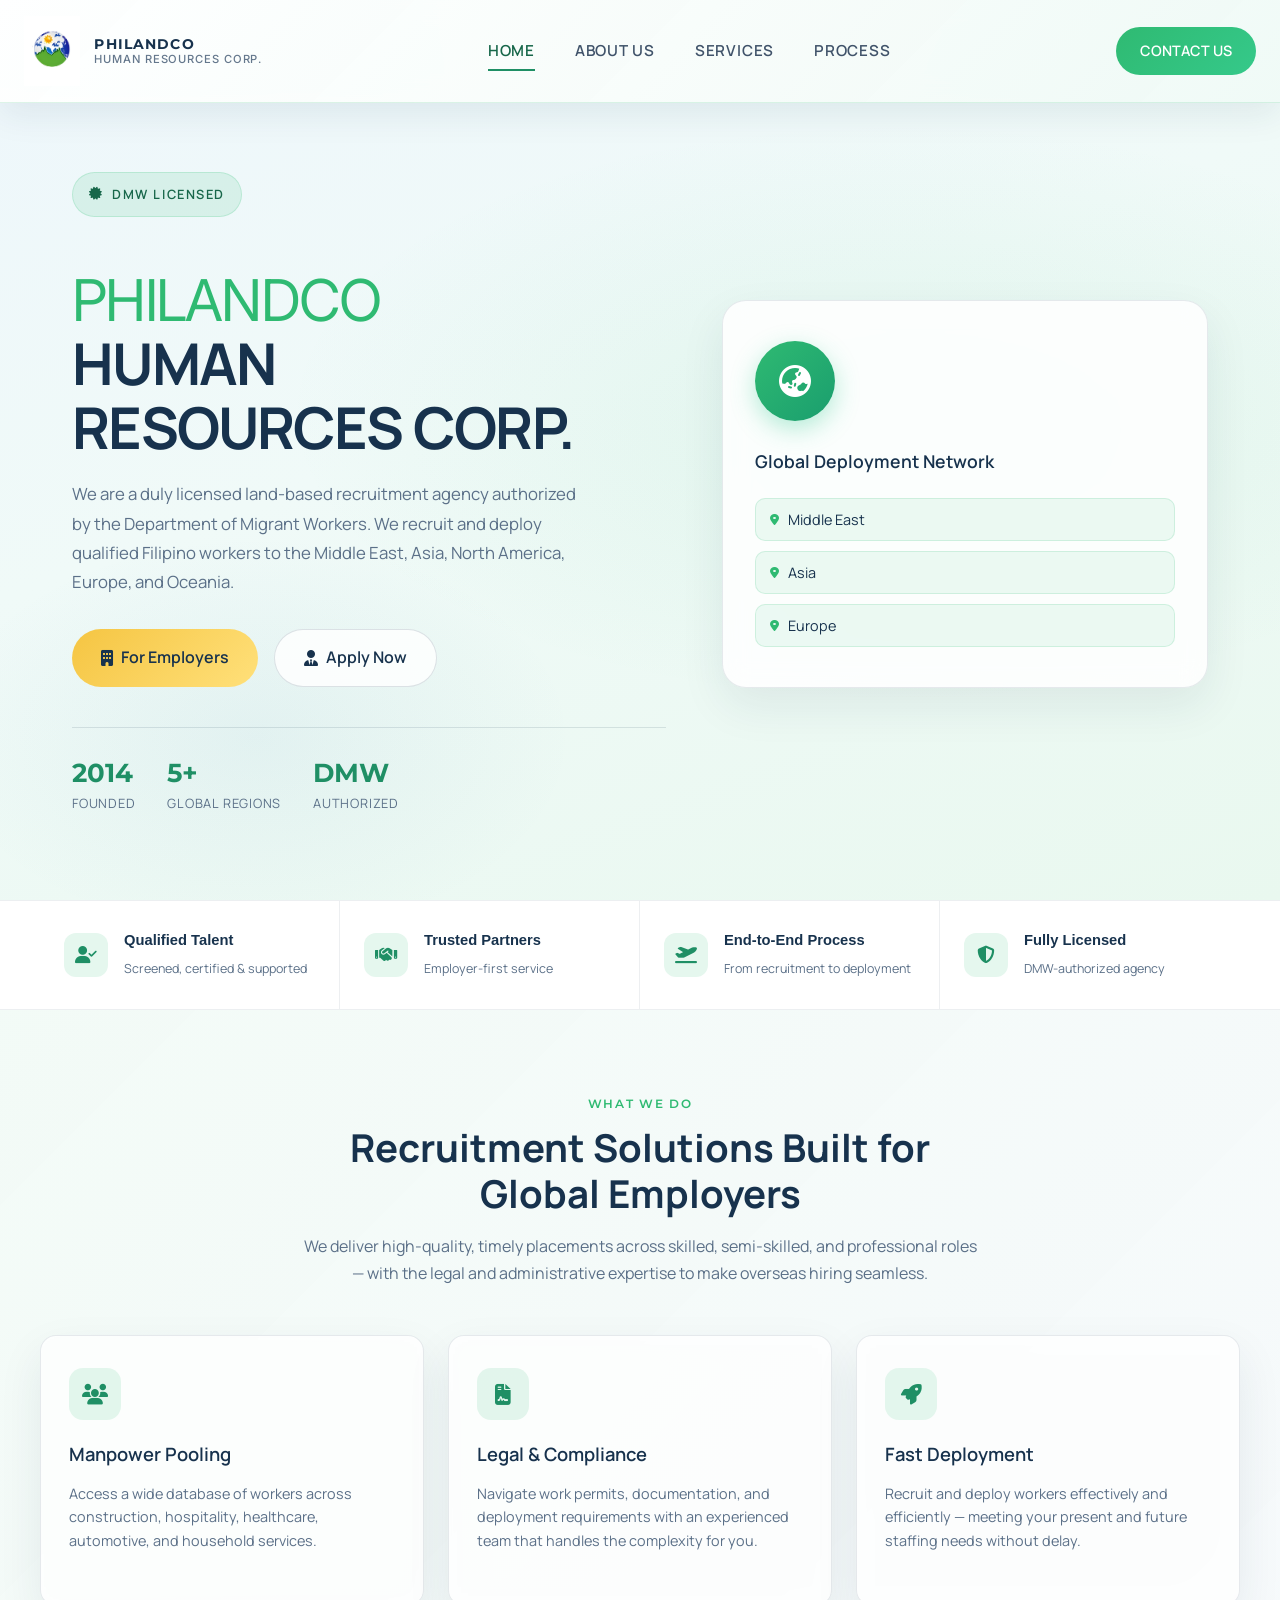
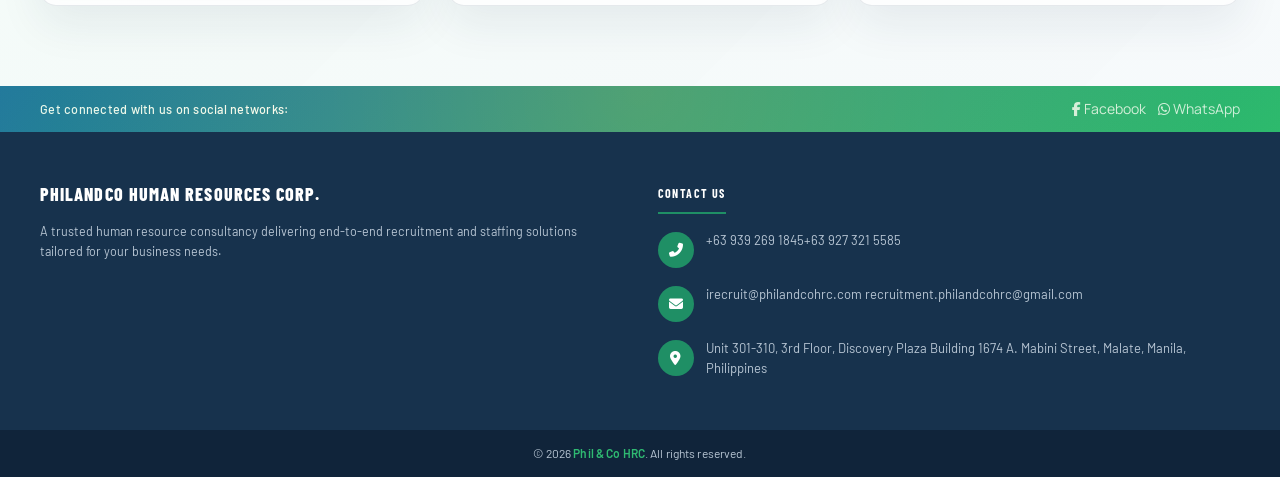
<file: index.html>
<!DOCTYPE html>
<html lang="en">
<head>
    <meta charset="UTF-8">
    <meta name="viewport" content="width=device-width, initial-scale=1.0">
    <meta name="description" content="PHILANDCO Human Resources Corp. — A DMW-licensed recruitment agency deploying qualified Filipino workers worldwide since 2014.">
    <title>PHILANDCO HUMAN RESOURCES CORP.</title>
    <link rel="stylesheet" href="css/style.css">
    <link rel="stylesheet" href="css/fonts.css">
    <link rel="stylesheet" href="https://cdnjs.cloudflare.com/ajax/libs/font-awesome/6.5.0/css/all.min.css">
</head>
<body class="home-page">
    <header>
        <nav class="navbar">
            <div class="brand">
                <img src="images/philandologo.jpg" alt="PHILANDCO logo" class="logo">
                <div class="brand-copy">
                    <span class="brand-name">PHILANDCO</span>
                    <span class="brand-tag">HUMAN RESOURCES CORP.</span>
                </div>
            </div>

            <button class="hamburger" type="button" aria-label="Toggle navigation menu" aria-expanded="false">
                <span></span>
                <span></span>
                <span></span>
            </button>

            <div class="nav-center">
                <ul class="nav-links">
                    <li><a href="index.html" class="active">HOME</a></li>
                    <li><a href="about.html">ABOUT US</a></li>
                    <li><a href="services.html">SERVICES</a></li>
                    <li><a href="process.html">PROCESS</a></li>
                </ul>
            </div>

            <a href="contact.html" class="btn btn-primary nav-cta">CONTACT US</a>
        </nav>
    </header>

    <main>
        <!-- Hero -->
        <section id="home" class="hero home-hero">
            <div class="hero-grid">
                <div class="hero-content">
                    <div class="hero-badges">
                        <span class="hero-badge"><i class="fas fa-certificate"></i> DMW Licensed</span>

                    </div>

                    <h1 class="hero-headline">
                       <span class="text-accent">PHILANDCO</span>  HUMAN RESOURCES CORP.
                    </h1>

                    <p class="hero-lead">
                        We are a duly licensed land-based recruitment agency authorized by the Department of Migrant Workers.
                        We recruit and deploy qualified Filipino workers to the Middle East, Asia, North America, Europe, and Oceania.
                    </p>

                    <div class="hero-actions">
                        <a href="employer.html" class="btn btn-primary">
                            <i class="fas fa-building"></i> For Employers
                        </a>
                        <a href="applicant.html" class="btn btn-secondary">
                            <i class="fas fa-user-tie"></i> Apply Now
                        </a>
                    </div>

                    <div class="hero-stats" aria-label="Company highlights">
                        <div class="hero-stat">
                            <strong>2014</strong>
                            <span>Founded</span>
                        </div>
                        <div class="hero-stat">
                            <strong>5+</strong>
                            <span>Global Regions</span>
                        </div>
                        <div class="hero-stat">
                            <strong>DMW</strong>
                            <span>Authorized</span>
                        </div>
                    </div>
                </div>

                <div class="hero-visual" aria-hidden="true">
                    <div class="hero-visual-card">
                        <div class="hero-visual-globe">
                            <i class="fas fa-globe-asia"></i>
                        </div>
                        <p class="hero-visual-label">Global Deployment Network</p>
                        <div class="hero-regions">
                            <span><i class="fas fa-map-marker-alt"></i> Middle East</span>
                            <span><i class="fas fa-map-marker-alt"></i> Asia</span>
                            <span><i class="fas fa-map-marker-alt"></i> Europe</span>
                        </div>
                    </div>
                </div>
            </div>
        </section>

        <!-- Trust strip -->
        <section class="trust-strip" aria-label="Why clients trust us">
            <div class="section-wrap trust-strip-inner">
                <div class="trust-item">
                    <i class="fas fa-user-check"></i>
                    <div>
                        <strong>Qualified Talent</strong>
                        <span>Screened, certified &amp; supported</span>
                    </div>
                </div>
                <div class="trust-item">
                    <i class="fas fa-handshake"></i>
                    <div>
                        <strong>Trusted Partners</strong>
                        <span>Employer-first service</span>
                    </div>
                </div>
                <div class="trust-item">
                    <i class="fas fa-plane-departure"></i>
                    <div>
                        <strong>End-to-End Process</strong>
                        <span>From recruitment to deployment</span>
                    </div>
                </div>
                <div class="trust-item">
                    <i class="fas fa-shield-alt"></i>
                    <div>
                        <strong>Fully Licensed</strong>
                        <span>DMW-authorized agency</span>
                    </div>
                </div>
            </div>
        </section>

        <!-- Services preview -->
        <section class="home-services">
            <div class="section-wrap">
                <div class="section-header">
                    <span class="section-eyebrow">What We Do</span>
                    <h2>Recruitment Solutions Built for Global Employers</h2>
                    <p>We deliver high-quality, timely placements across skilled, semi-skilled, and professional roles — with the legal and administrative expertise to make overseas hiring seamless.</p>
                </div>

                <div class="home-services-grid">
                    <article class="home-service-card">
                        <div class="home-service-icon"><i class="fas fa-users"></i></div>
                        <h3>Manpower Pooling</h3>
                        <p>Access a wide database of workers across construction, hospitality, healthcare, automotive, and household services.</p>
                    </article>
                    <article class="home-service-card">
                        <div class="home-service-icon"><i class="fas fa-file-contract"></i></div>
                        <h3>Legal &amp; Compliance</h3>
                        <p>Navigate work permits, documentation, and deployment requirements with an experienced team that handles the complexity for you.</p>
                    </article>
                    <article class="home-service-card">
                        <div class="home-service-icon"><i class="fas fa-rocket"></i></div>
                        <h3>Fast Deployment</h3>
                        <p>Recruit and deploy workers effectively and efficiently — meeting your present and future staffing needs without delay.</p>
                    </article>
                </div>
            </div>
        </section>


    </main>

    <div class="social-bar">
        <span>Get connected with us on social networks:</span>
        <div class="social-icons">
            <a href="#" aria-label="Follow us on Facebook"><i class="fab fa-facebook-f"></i> Facebook</a>
            <a href="#" aria-label="Contact us on WhatsApp"><i class="fab fa-whatsapp"></i> WhatsApp</a>
        </div>
    </div>

    <footer class="footer-main">
        <div class="footer-grid">
            <div class="footer-col brand-col">
                <div class="company-name">Philandco Human Resources Corp.</div>
                <p class="company-desc">
                    A trusted human resource consultancy delivering end-to-end recruitment and staffing solutions tailored for your business needs.
                </p>
            </div>

            <div class="footer-col">
                <h4>Contact Us</h4>

                <div class="contact-item">
                    <div class="contact-icon"><i class="fas fa-phone-alt"></i></div>
                    <div class="contact-text">
                        +63 939 269 1845<br>+63 927 321 5585
                    </div>
                </div>

                <div class="contact-item">
                    <div class="contact-icon"><i class="fas fa-envelope"></i></div>
                    <div class="contact-text">
                        <a href="mailto:irecruit@philandcohrc.com">irecruit@philandcohrc.com</a><br>
                        <a href="mailto:recruitment.philandcohrc@gmail.com">recruitment.philandcohrc@gmail.com</a>
                    </div>
                </div>

                <div class="contact-item">
                    <div class="contact-icon"><i class="fas fa-map-marker-alt"></i></div>
                    <div class="contact-text">
                        Unit 301-310, 3rd Floor, Discovery Plaza Building 1674 A. Mabini Street, Malate, Manila, Philippines
                    </div>
                </div>
            </div>
        </div>
    </footer>

    <div class="footer-bottom">
        <p>&copy; 2026 <span>Phil &amp; Co HRC</span>. All rights reserved.</p>
    </div>

    <script src="js/script.js"></script>
</body>
</html>
</file>
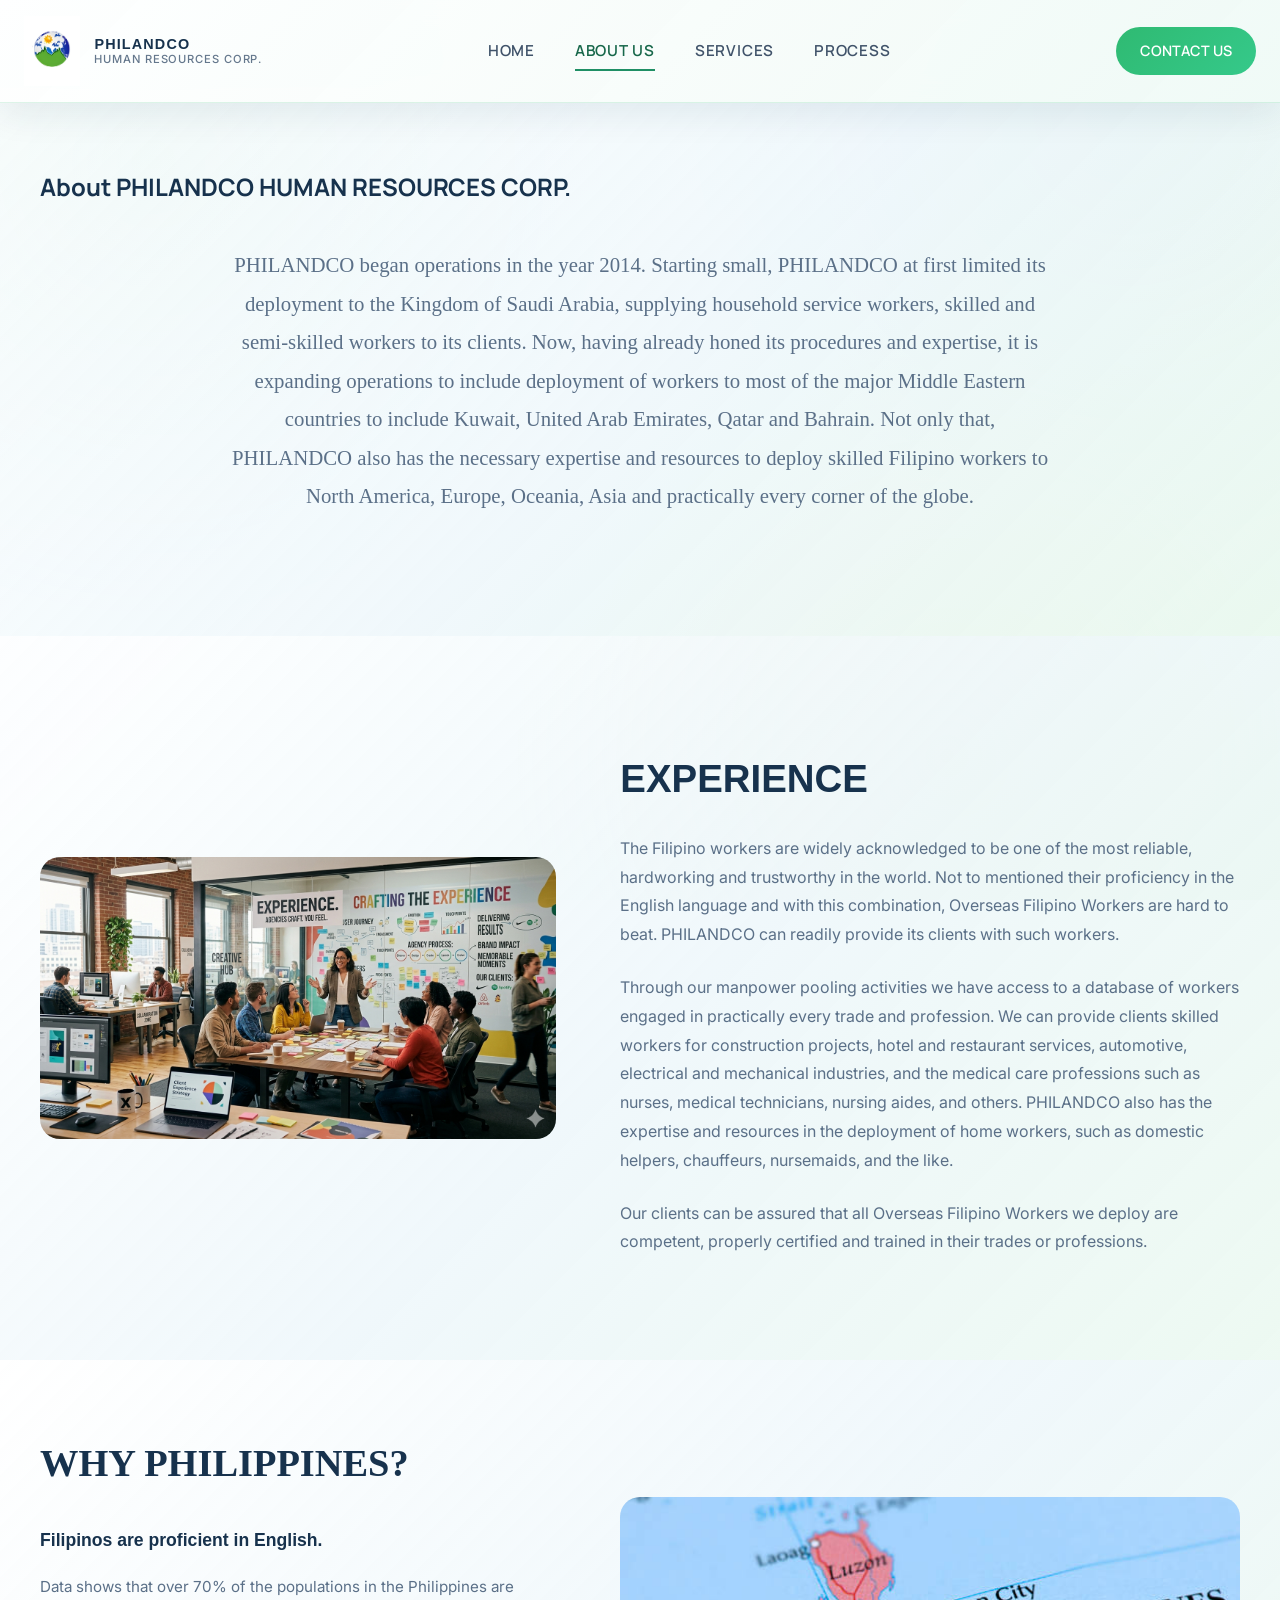
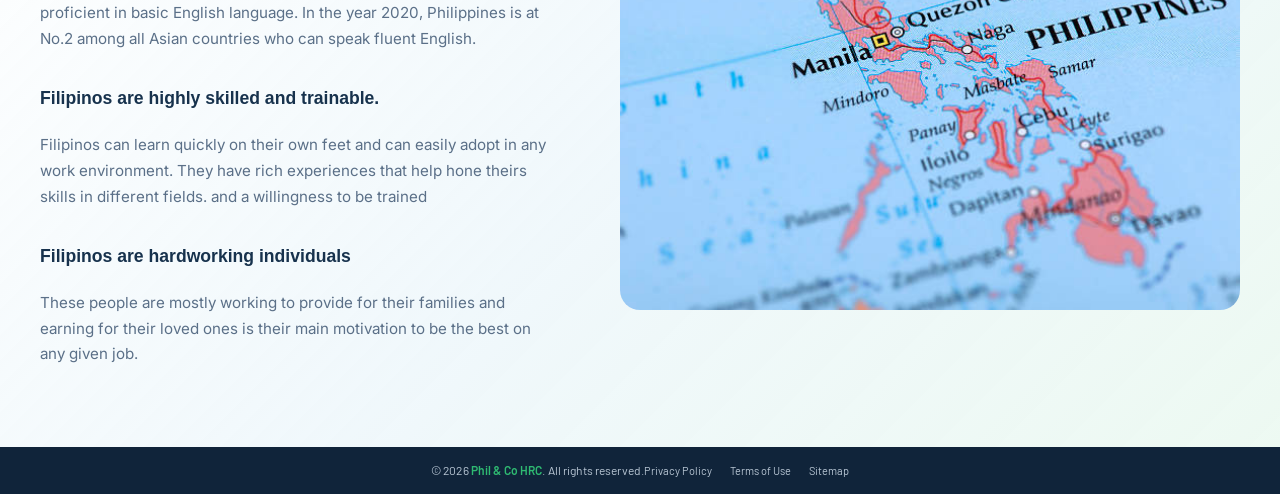
<file: about.html>
<!DOCTYPE html>
<html lang="en">
<head>
    <meta charset="UTF-8">
    <meta name="viewport" content="width=device-width, initial-scale=1.0">
    <title>About - PHILANDCO HUMAN RESOURCES CORP.</title>
    <link rel="stylesheet" href="css/style.css">
    <link rel="stylesheet" href="https://cdnjs.cloudflare.com/ajax/libs/font-awesome/6.5.0/css/all.min.css">
</head>
<body>
    <header>
        <nav class="navbar">
            <div class="brand">
                <img src="images/philandologo.jpg" alt="PHILANDCO logo" class="logo">
                <div class="brand-copy">
                    <span class="brand-name">PHILANDCO</span>
                    <span class="brand-tag">HUMAN RESOURCES CORP.</span>
                </div>
            </div>

            <div class="nav-center">
                <ul class="nav-links">
                    <li><a href="index.html">HOME</a></li>
                    <li><a href="about.html" class="active">ABOUT US</a></li>
                    <li><a href="services.html">SERVICES</a></li>
                    <li><a href="process.html">PROCESS</a></li>
                </ul>
            </div>

            <a href="contact.html" class="btn btn-primary nav-cta">CONTACT US</a>
        </nav>
    </header>

    <main>
        <section id="about" class="about">
            <div class="section-wrap">
                <h2>About PHILANDCO HUMAN RESOURCES CORP. </h2>
                <p class="section-copy"> PHILANDCO   began   operations   in  the   year 2014.  Starting  small,
                                PHILANDCO  at   first limited   its   deployment   to   the   Kingdom  of
                                Saudi   Arabia,   supplying   household   service workers,  skilled  and
                                semi-skilled  workers  to its  clients.  Now,  having  already  honed  its
                                procedures  and  expertise,  it  is  expanding operations  to  include
                                deployment  of  workers to  most  of  the  major  Middle  Eastern
                                countries to  include  Kuwait,  United  Arab  Emirates, Qatar  and
                                Bahrain.  Not  only  that, PHILANDCO also  has  the  necessary  expertise
                                and  resources  to  deploy  skilled  Filipino workers  to  North  America,
                                Europe,  Oceania, Asia and practically every corner of the globe.  </p>
            </div>
        </section>

        <section id="experience" class="experience">
            <div class="section-wrap">
                <div class="experience-container">
                    <div class="experience-image">
                        <img src="images/experience pic.png" alt="Experience">
                    </div>
                    <div class="experience-content">
                        <span class="section-subtitle"></span>
                        <h2>EXPERIENCE</h2>

                        <p>The Filipino workers are widely acknowledged to be one of the most reliable, hardworking and trustworthy in the world. Not to mentioned their proficiency in the English language and with this combination, Overseas Filipino Workers are hard to beat. PHILANDCO can readily provide its clients with such workers.</p>

                        <p>Through our manpower pooling activities we have access to a database of workers engaged in practically every trade and profession. We can provide clients skilled workers for construction projects, hotel and restaurant services, automotive, electrical and mechanical industries, and the medical care professions such as nurses, medical technicians, nursing aides, and others. PHILANDCO also has the expertise and resources in the deployment of home workers, such as domestic helpers, chauffeurs, nursemaids, and the like.</p>

                        <p>Our clients can be assured that all Overseas Filipino Workers we deploy are competent, properly certified and trained in their trades or professions.</p>
                    </div>
                </div>
            </div>
        </section>

        <section id="why-philippines" class="why-philippines">
            <div class="section-wrap">
                <div class="why-container">
                    <div class="why-content">
                        <h2>WHY PHILIPPINES?</h2>
                        <div class="why-points">
                            <div class="why-point">
                                <h3>Filipinos are proficient in English.</h3>
                                <p>Data shows that over 70% of the populations in the Philippines are proficient in basic English language. In the year 2020, Philippines is at No.2 among all Asian countries who can speak fluent English.</p>
                            </div>
                            <div class="why-point">
                                <h3>Filipinos are highly skilled and trainable.</h3>
                                <p>Filipinos can learn quickly on their own feet and can easily adopt in any work environment. They have rich experiences that help hone theirs skills in different fields. and a willingness to be trained</p>
                            </div>
                            <div class="why-point">
                                <h3>Filipinos are hardworking individuals</h3>
                                <p>These people are mostly working to provide for their families and earning for their loved ones is their main motivation to be the best on any given job.</p>
                            </div>
                        </div>
                    </div>
                    <div class="why-image">
                        <img src="images/ph_maps.jpg" alt="Philippines Map">
                    </div>
                </div>
            </div>
        </section>

    </main>

    <!-- Bottom Bar -->
    <div class="footer-bottom">
        <p>&copy; 2026 <span>Phil &amp; Co HRC</span>. All rights reserved.</p>
        <div class="footer-bottom-links">
            <a href="#">Privacy Policy</a>
            <a href="#">Terms of Use</a>
            <a href="#">Sitemap</a>
        </div>
    </div>

    <script src="js/script.js"></script>
</body>
</html>
</file>
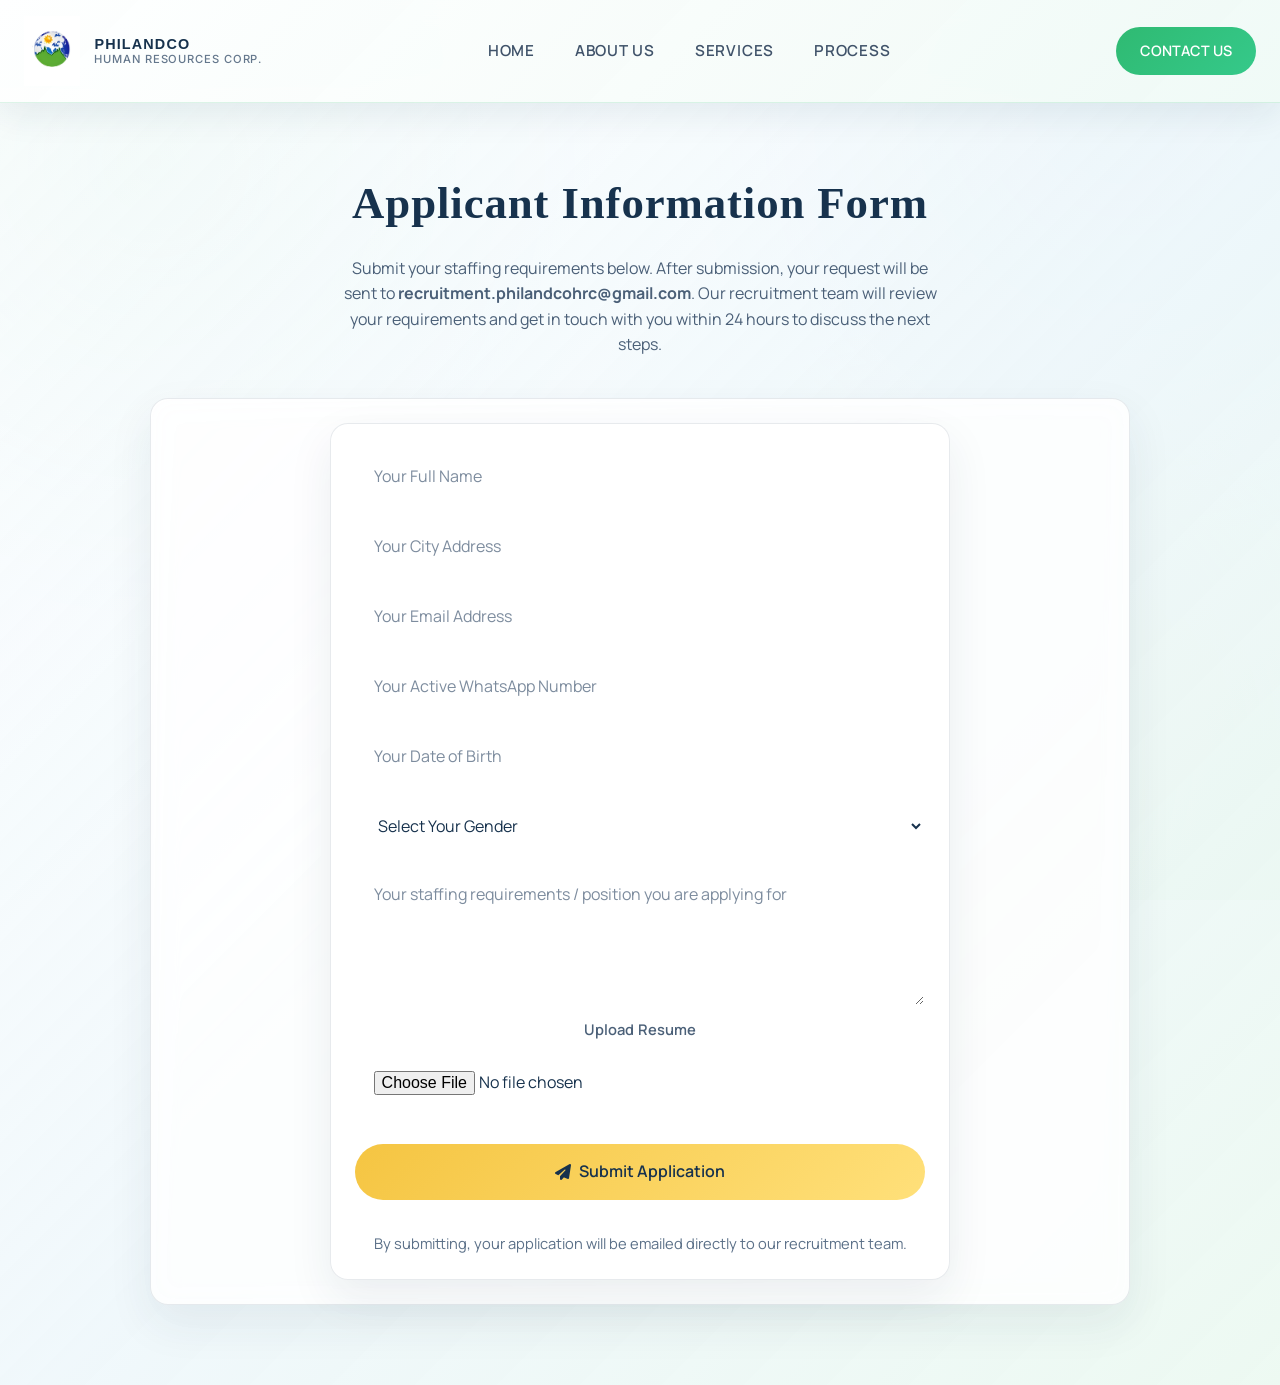
<file: applicant.html>
<!DOCTYPE html>
<html lang="en">
<head>
    <meta charset="UTF-8">
    <meta name="viewport" content="width=device-width, initial-scale=1.0">
    <title>PHILANDCO - Applicant Form</title>
    <link rel="stylesheet" href="css/style.css">
    <link rel="stylesheet" href="https://cdnjs.cloudflare.com/ajax/libs/font-awesome/6.5.0/css/all.min.css">
</head>
<body>
    <header>
        <nav class="navbar">
            <div class="brand">
                <img src="images/philandologo.jpg" alt="PHILANDCO logo" class="logo">
                <div class="brand-copy">
                    <span class="brand-name">PHILANDCO</span>
                    <span class="brand-tag">HUMAN RESOURCES CORP.</span>
                </div>
            </div>

            <div class="nav-center">
                <ul class="nav-links">
                    <li><a href="index.html">HOME</a></li>
                    <li><a href="about.html">ABOUT US</a></li>
                    <li><a href="services.html">SERVICES</a></li>
                    <li><a href="process.html">PROCESS</a></li>
                </ul>
            </div>

            <a href="contact.html" class="btn btn-primary nav-cta">CONTACT US</a>
        </nav>
    </header>

    <main>
        <section class="contact" id="applicant">
            <div class="section-wrap">
                <h2 class="animate-fade-up">Applicant Information Form</h2>
                <p class="contact-intro animate-fade-up delay-2" style="margin-bottom: 2.5rem;">
                    Submit your staffing requirements below. After submission, your request will be sent to <strong>recruitment.philandcohrc@gmail.com</strong>. Our recruitment team will review your requirements and get in touch with you within 24 hours to discuss the next steps.
                </p>

                <div class="applicant-form animate-fade-up delay-3" style="text-align:center;">
                    <form method="POST" action="https://formsubmit.co/recruitment.philandcohrc@gmail.com" enctype="multipart/form-data" class="applicant-form" style="text-align:center;">
                        <input type="hidden" name="_subject" value="Applicant Submission - PHILANDCO">
                        <input type="hidden" name="_captcha" value="false">
                        <input type="hidden" name="_template" value="table">
                        <input type="hidden" name="_next" value="">

                        <div style="display:grid; gap:0.75rem; margin-top: 0;">
                            <label style="display:none;">Full Name</label>
                        <input type="text" name="Full Name" placeholder="Your Full Name" required class="animate-fade-up delay-4" style="background: rgba(255,255,255,0.06); border: 1px solid rgba(255,255,255,0.12); color: var(--text); padding: 0.95rem 1.1rem; border-radius: 14px;" />

                            <label style="display:none;">City Address</label>
                            <input type="text" name="City Address" placeholder="Your City Address" required class="animate-fade-up delay-5" style="background: rgba(255,255,255,0.06); border: 1px solid rgba(255,255,255,0.12); color: var(--text); padding: 0.95rem 1.1rem; border-radius: 14px;" />

                            <label style="display:none;">Email Address</label>
                            <input type="email" name="Email Address" placeholder="Your Email Address" required class="animate-fade-up delay-6" style="background: rgba(255,255,255,0.06); border: 1px solid rgba(255,255,255,0.12); color: var(--text); padding: 0.95rem 1.1rem; border-radius: 14px;" />

                            <label style="display:none;">WhatsApp Number</label>
                            <input type="tel" name="Phone Number" placeholder="Your Active WhatsApp Number" required class="animate-fade-up delay-7" style="background: rgba(255,255,255,0.06); border: 1px solid rgba(255,255,255,0.12); color: var(--text); padding: 0.95rem 1.1rem; border-radius: 14px;" />

                            <label style="display:none;">Date of Birth</label>
                            <input type="text" name="Date Of Birth" placeholder="Your Date of Birth" required class="animate-fade-up delay-8" onfocus="this.type='date'" onblur="if (!this.value) this.type='text'" style="background: rgba(255,255,255,0.06); border: 1px solid rgba(255,255,255,0.12); color: var(--text); padding: 0.95rem 1.1rem; border-radius: 14px;" />

                            <label style="display:none;">Gender</label>
                            <select name="Gender" required class="animate-fade-up delay-15" style="background: rgba(255,255,255,0.06); border: 1px solid rgba(255,255,255,0.12); color: var(--text); padding: 0.95rem 1.1rem; border-radius: 14px;">
                                <option value="" disabled selected>Select Your Gender</option>
                                <option value="male">Male</option>
                                <option value="female">Female</option>
                            </select>

                            <label style="display:none;">Message</label>
                            <textarea name="Position" placeholder="Your staffing requirements / position you are applying for" required class="animate-fade-up delay-10" style="background: rgba(255,255,255,0.06); border: 1px solid rgba(255,255,255,0.12); color: var(--text); padding: 0.95rem 1.1rem; border-radius: 14px; min-height: 140px; resize: vertical;"></textarea>

                            <label for="resume" class="animate-fade-up delay-11">Upload Resume</label>
                            <input type="file" name="Resume" id="resume" accept=".pdf,.doc,.docx" required class="animate-fade-up delay-12" style="background: rgba(255,255,255,0.06); border: 1px solid rgba(255,255,255,0.12); color: var(--text); padding: 0.95rem 1.1rem; border-radius: 14px;">
                        </div>



                        <button type="submit" class="btn btn-primary animate-fade-scale delay-13" style="margin-top: 1rem;">
                            <i class="fas fa-paper-plane"></i> Submit Application
                        </button>

                        <p class="form-note animate-fade-up delay-14" style="margin-top: 1rem; color: rgba(255,255,255,0.75); font-size: 0.92rem; text-align: center;">
                            By submitting, your application will be emailed directly to our recruitment team.
                        </p>
                        <p id="form-success" class="form-note animate-fade-up delay-15" style="display: none; margin-top: 1rem; color: #7dffb8; font-size: 0.95rem; text-align: center;">
                            <i class="fas fa-check-circle"></i> Thank you! Your application has been sent. Our team will contact you within 24 hours.
                        </p>
                    </form>
                </div>


            </div>
        </section>
    </main>

    <script src="js/script.js"></script>
</body>
</html>
</file>
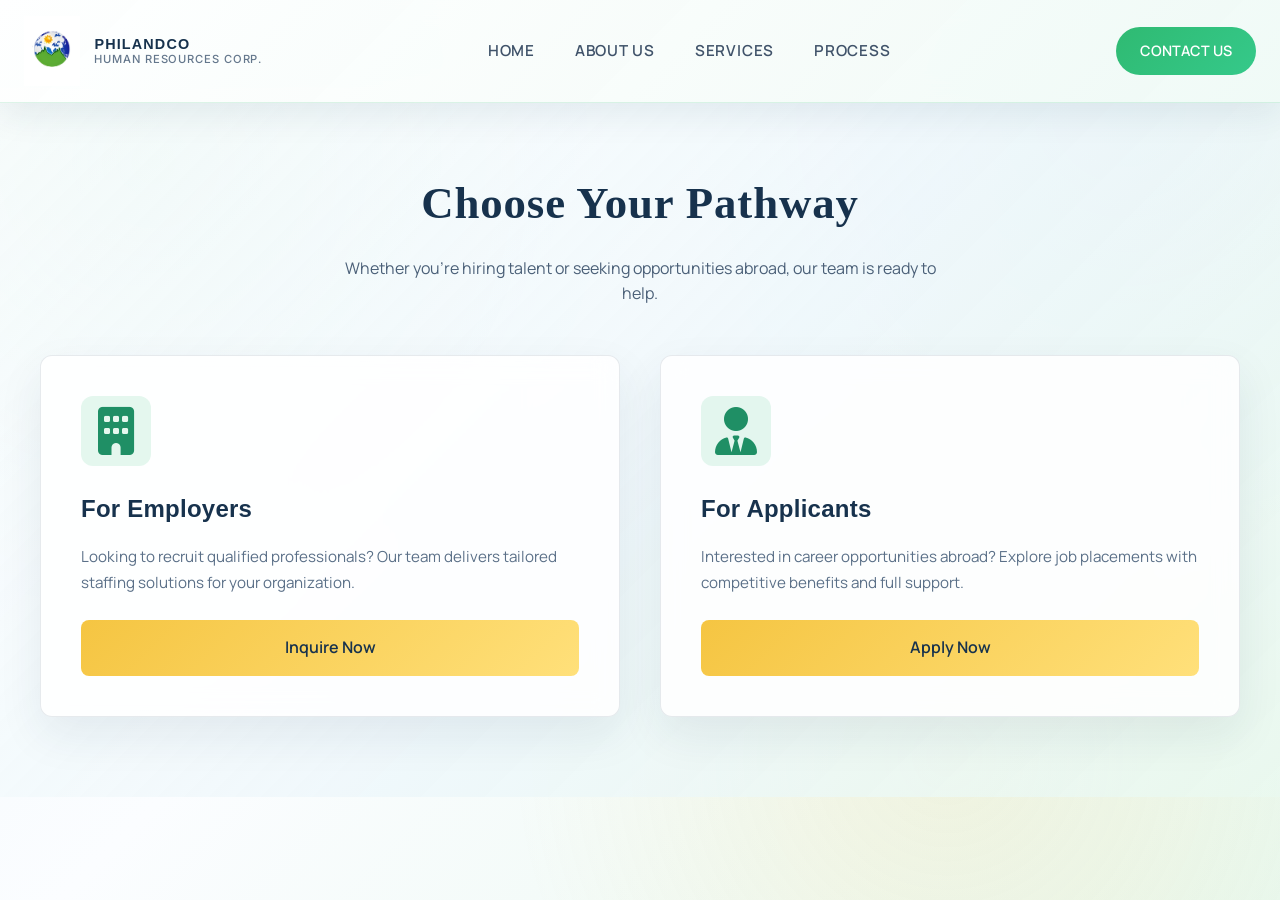
<file: contact.html>
<!DOCTYPE html>
<html lang="en">
<head>
    <meta charset="UTF-8">
    <meta name="viewport" content="width=device-width, initial-scale=1.0">
    <title>PHILANDCO - Contact</title>
    <link rel="stylesheet" href="css/style.css">
    <link rel="stylesheet" href="https://cdnjs.cloudflare.com/ajax/libs/font-awesome/6.5.0/css/all.min.css">
</head>
<body>
    <header>
        <nav class="navbar">
            <div class="brand">
                <img src="images/philandologo.jpg" alt="PHILANDCO logo" class="logo">
                <div class="brand-copy">
                    <span class="brand-name">PHILANDCO</span>
                    <span class="brand-tag">HUMAN RESOURCES CORP.</span>
                </div>
            </div>

            <div class="nav-center">
                <ul class="nav-links">
                    <li><a href="index.html">HOME</a></li>
                    <li><a href="about.html">ABOUT US</a></li>
                    <li><a href="services.html">SERVICES</a></li>
                    <li><a href="process.html">PROCESS</a></li>
                </ul>
            </div>

            <a href="contact.html" class="btn btn-primary nav-cta">CONTACT US</a>
        </nav>
    </header>

    <main>
        <section id="contact" class="contact home-pathways">
            <div class="section-wrap">
                <div class="section-header">
                    <h2>Choose Your Pathway</h2>
                    <p class="contact-intro">Whether you're hiring talent or seeking opportunities abroad, our team is ready to help.</p>
                </div>

                <div class="contact-pathways">
                    <div class="contact-card employer-card">
                        <div class="card-icon">
                            <i class="fas fa-building"></i>
                        </div>
                        <h3>For Employers</h3>
                        <p>Looking to recruit qualified professionals? Our team delivers tailored staffing solutions for your organization.</p>
                        <a href="employer.html" class="btn btn-primary">Inquire Now</a>
                    </div>

                    <div class="contact-card applicant-card">
                        <div class="card-icon">
                            <i class="fas fa-user-tie"></i>
                        </div>
                        <h3>For Applicants</h3>
                        <p>Interested in career opportunities abroad? Explore job placements with competitive benefits and full support.</p>
                        <a href="applicant.html" class="btn btn-primary">Apply Now</a>
                    </div>
                </div>
            </div>
        </section>

    </main>

    <script src="js/script.js"></script>
</body>
</html>
</file>
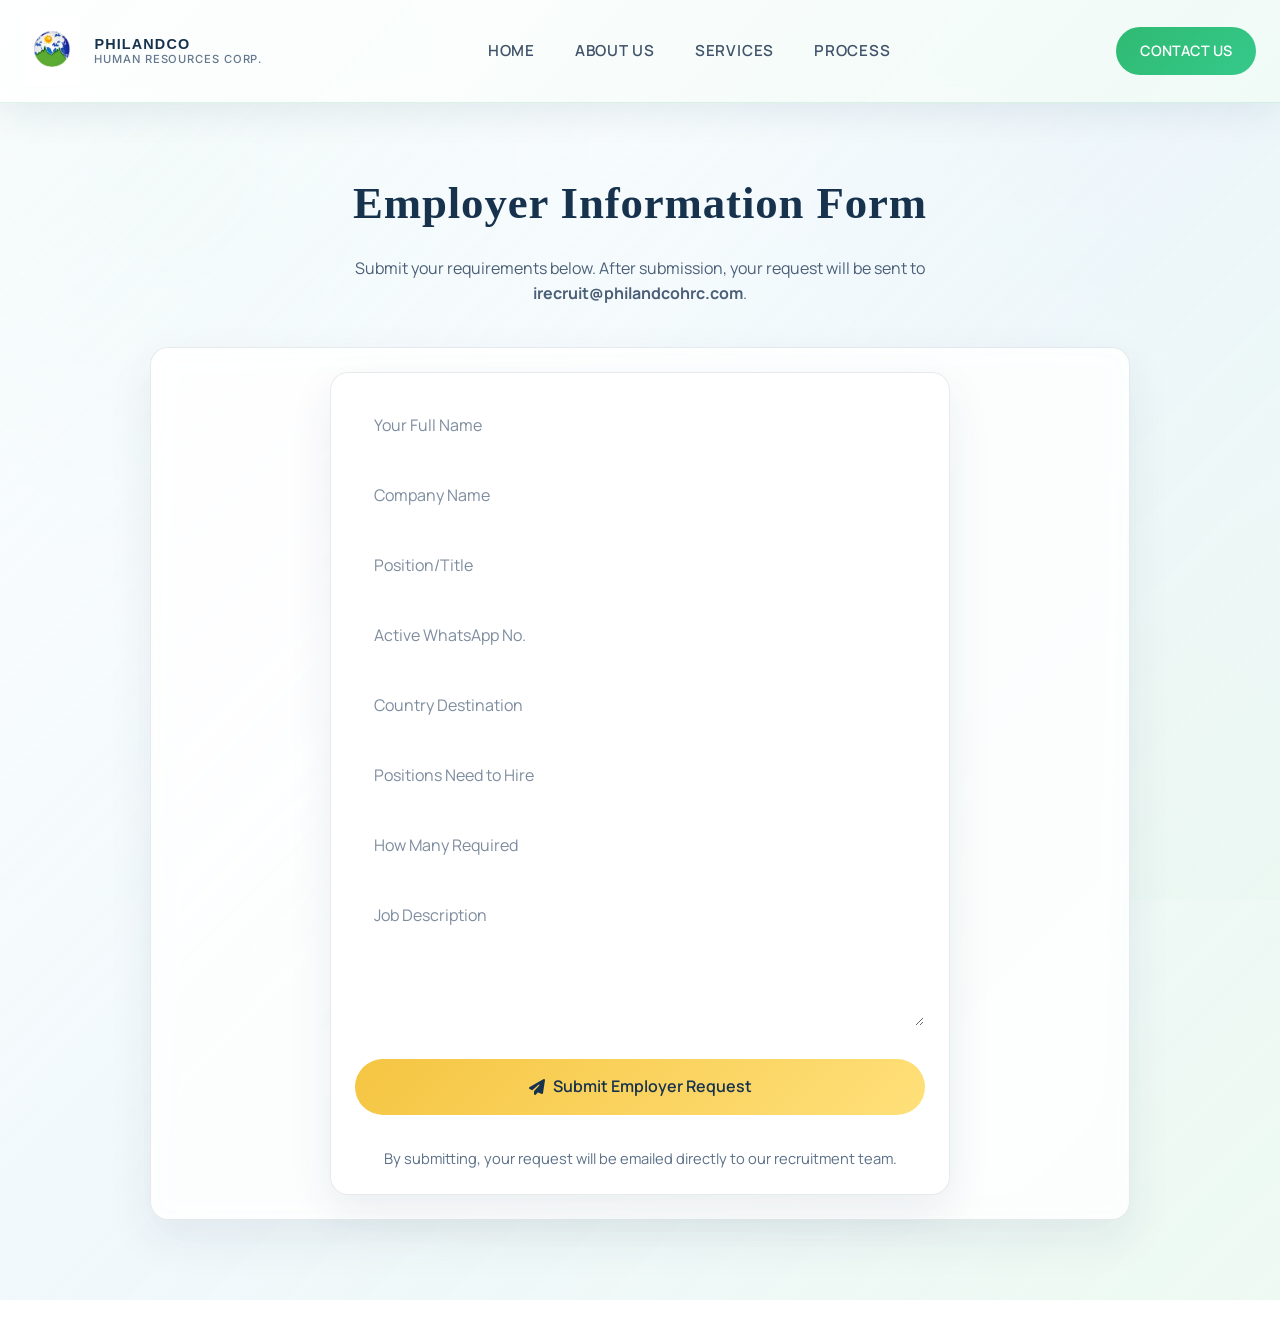
<file: employer.html>
<!DOCTYPE html>
<html lang="en">
<head>
    <meta charset="UTF-8">
    <meta name="viewport" content="width=device-width, initial-scale=1.0">
    <title>PHILANDCO - Employer Form</title>
    <link rel="stylesheet" href="css/style.css">
    <link rel="stylesheet" href="https://cdnjs.cloudflare.com/ajax/libs/font-awesome/6.5.0/css/all.min.css">
</head>
<body>
    <header>
        <nav class="navbar">
            <div class="brand">
                <img src="images/philandologo.jpg" alt="PHILANDCO logo" class="logo">
                <div class="brand-copy">
                    <span class="brand-name">PHILANDCO</span>
                    <span class="brand-tag">HUMAN RESOURCES CORP.</span>
                </div>
            </div>

            <div class="nav-center">
                <ul class="nav-links">
                    <li><a href="index.html">HOME</a></li>
                    <li><a href="about.html">ABOUT US</a></li>
                    <li><a href="services.html">SERVICES</a></li>
                    <li><a href="process.html">PROCESS</a></li>
                </ul>
            </div>

            <a href="contact.html" class="btn btn-primary nav-cta">CONTACT US</a>
        </nav>
    </header>

    <main>
        <section class="contact" id="employer">
            <div class="section-wrap">
                <h2 class="animate-fade-up">Employer Information Form</h2>
                <p class="contact-intro animate-fade-up delay-2" style="margin-bottom: 2.5rem;">
                    Submit your requirements below. After submission, your request will be sent to
                    <strong>irecruit@philandcohrc.com</strong>.
                </p>

                <div class="applicant-form animate-fade-up delay-3" style="text-align:center;">
                    <form method="POST" action="https://formsubmit.co/irecruit@philandcohrc.com" class="applicant-form" style="text-align:center;">
                        <input type="hidden" name="_subject" value="Employer Submission - PHILANDCO">
                        <input type="hidden" name="_captcha" value="false">
                        <input type="hidden" name="_template" value="table">
                        <input type="hidden" name="_next" value="">

                        <div style="display:grid; gap:0.75rem; margin-top: 0;">
                            <label style="display:none;">Full Name</label>
                            <input type="text" name="Full Name" placeholder="Your Full Name" required class="animate-fade-up delay-4" style="background: rgba(255,255,255,0.06); border: 1px solid rgba(255,255,255,0.12); color: var(--text); padding: 0.95rem 1.1rem; border-radius: 14px;" />

                            <label style="display:none;">Company Name</label>
                            <input type="text" name="Company Name" placeholder="Company Name" required class="animate-fade-up delay-5" style="background: rgba(255,255,255,0.06); border: 1px solid rgba(255,255,255,0.12); color: var(--text); padding: 0.95rem 1.1rem; border-radius: 14px;" />

                            <label style="display:none;">Position/Title</label>
                            <input type="text" name="Position/Title" placeholder="Position/Title" required class="animate-fade-up delay-6" style="background: rgba(255,255,255,0.06); border: 1px solid rgba(255,255,255,0.12); color: var(--text); padding: 0.95rem 1.1rem; border-radius: 14px;" />

                            <label style="display:none;">Active WhatsApp Number</label>
                            <input type="tel" name="Active WhatsApp Number" placeholder="Active WhatsApp No." required class="animate-fade-up delay-7" style="background: rgba(255,255,255,0.06); border: 1px solid rgba(255,255,255,0.12); color: var(--text); padding: 0.95rem 1.1rem; border-radius: 14px;" />

                            <label style="display:none;">Country Destination</label>
                            <input type="text" name="Country Destination" placeholder="Country Destination" required class="animate-fade-up delay-8" style="background: rgba(255,255,255,0.06); border: 1px solid rgba(255,255,255,0.12); color: var(--text); padding: 0.95rem 1.1rem; border-radius: 14px;" />

                            <label style="display:none;">Positions Need to Hire</label>
                            <input type="text" name="Positions Need to Hire" placeholder="Positions Need to Hire" required class="animate-fade-up delay-9" style="background: rgba(255,255,255,0.06); border: 1px solid rgba(255,255,255,0.12); color: var(--text); padding: 0.95rem 1.1rem; border-radius: 14px;" />

                            <label style="display:none;">How Many Required</label>
                            <input type="number" name="How Many Required" placeholder="How Many Required" min="1" required class="animate-fade-up delay-10" style="background: rgba(255,255,255,0.06); border: 1px solid rgba(255,255,255,0.12); color: var(--text); padding: 0.95rem 1.1rem; border-radius: 14px;" />

                            <label style="display:none;">Job Description</label>
                            <textarea name="Job Description" placeholder="Job Description" required class="animate-fade-up delay-11" style="background: rgba(255,255,255,0.06); border: 1px solid rgba(255,255,255,0.12); color: var(--text); padding: 0.95rem 1.1rem; border-radius: 14px; min-height: 140px; resize: vertical;"></textarea>
                        </div>

                        <button type="submit" class="btn btn-primary animate-fade-scale delay-12" style="margin-top: 1rem;">
                            <i class="fas fa-paper-plane"></i> Submit Employer Request
                        </button>

                        <p class="form-note animate-fade-up delay-13" style="margin-top: 1rem; color: rgba(255,255,255,0.75); font-size: 0.92rem; text-align: center;">
                            By submitting, your request will be emailed directly to our recruitment team.
                        </p>
                        <p id="form-success" class="form-note animate-fade-up delay-15" style="display: none; margin-top: 1rem; color: #7dffb8; font-size: 0.95rem; text-align: center;">
                            <i class="fas fa-check-circle"></i> Thank you! Your application has been sent. Our manager will contact you within 24 hours.
                        </p>
                    </form>

                </div>


            </div>
        </section>
    </main>

    <script src="js/script.js"></script>
</body>
</html>
</file>
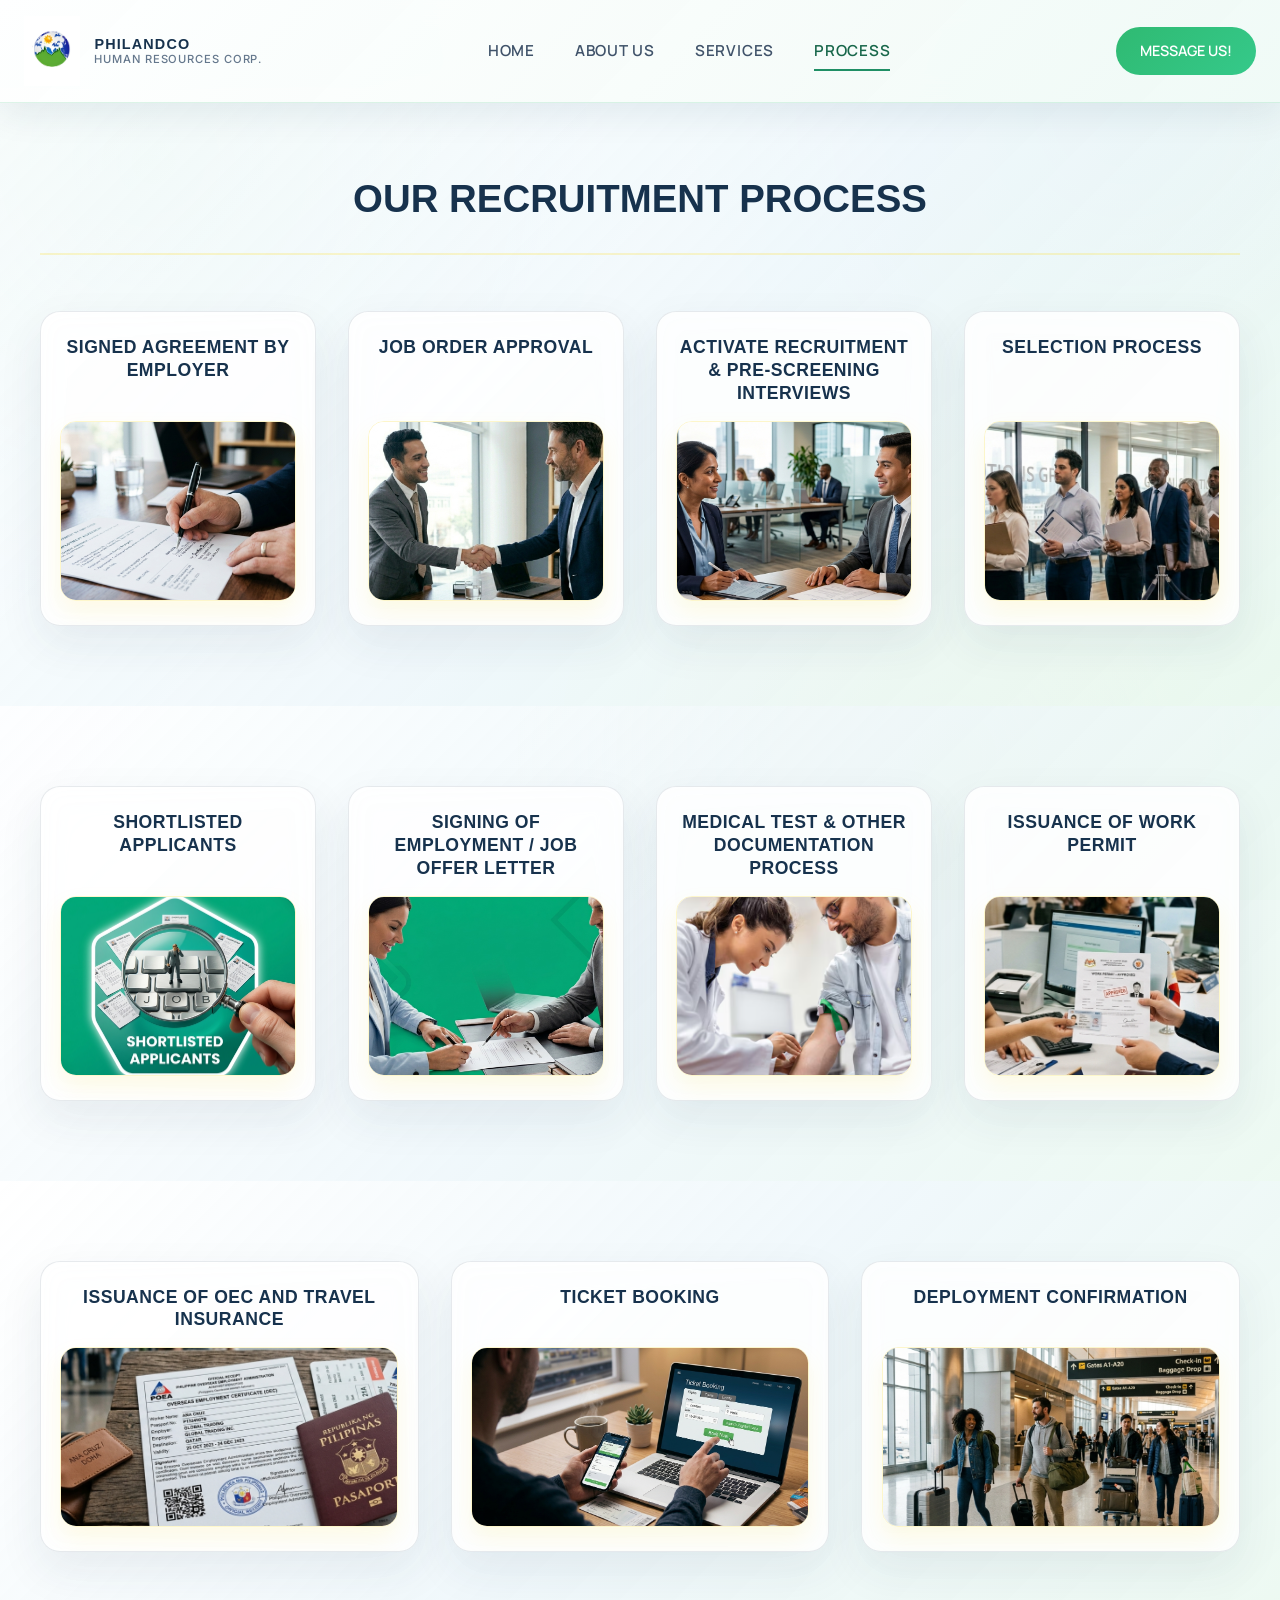
<file: process.html>
<!DOCTYPE html>
<html lang="en">
<head>
    <meta charset="UTF-8">
    <meta name="viewport" content="width=device-width, initial-scale=1.0">
    <title>Process - PHILANDCO HUMAN RESOURCES CORP.</title>
    <link rel="stylesheet" href="css/style.css">
    <link rel="stylesheet" href="https://cdnjs.cloudflare.com/ajax/libs/font-awesome/6.5.0/css/all.min.css">
</head>
<body>
    <header>
        <nav class="navbar">
            <div class="brand">
                <img src="images/philandologo.jpg" alt="PHILANDCO logo" class="logo">
                <div class="brand-copy">
                    <span class="brand-name">PHILANDCO</span>
                    <span class="brand-tag">HUMAN RESOURCES CORP.</span>
                </div>
            </div>

            <ul class="nav-links">
                <li><a href="index.html">Home</a></li>
                <li><a href="about.html">About Us</a></li>
                <li><a href="services.html">SERVICES</a></li>
                <li><a href="process.html" class="active">PROCESS</a></li>
            </ul>

            <a href="contact.html" class="btn btn-primary nav-cta">MESSAGE US!</a>
        </nav>
    </header>

    <main>
        <section id="process" class="process">
            <div class="section-wrap">
                <h2>OUR RECRUITMENT PROCESS</h2>
                <div class="service-grid">
                    <div class="service-item">
                        <h3>SIGNED AGREEMENT BY EMPLOYER</h3>
                        <img src="images/signed.png" alt="Signed Agreement" class="service-image">
                    </div>
                    <div class="service-item">
                        <h3>JOB ORDER APPROVAL </h3>
                        <img src="images/handshake.png" alt="Job Order Approval" class="service-image">
                    </div>
                    <div class="service-item">
                        <h3>ACTIVATE RECRUITMENT & PRE-SCREENING INTERVIEWS</h3>
                        <img src="images/interview.png" alt="Interview" class="service-image">
                    </div>
                    <div class="service-item">
                        <h3>SELECTION PROCESS</h3>
                        <img src="images/selection.png" alt="Selection Process" class="service-image">
                    </div>
                </div>
            </div>
        </section>

        <section id="process-continuation" class="services">
            <div class="section-wrap">
                <div class="service-grid">
                    <div class="service-item">
                        <h3>SHORTLISTED APPLICANTS</h3>
                        <img src="images/shortlisted.png" alt="Shortlisted Applicants" class="service-image">
                    </div>
                    <div class="service-item">
                        <h3>SIGNING OF EMPLOYMENT / JOB OFFER LETTER</h3>
                        <img src="images/signing_joboffer.png" alt="Employment Offer" class="service-image"   >
                    </div>
                    <div class="service-item">
                        <h3>MEDICAL TEST & OTHER DOCUMENTATION PROCESS</h3>
                        <img src="images/premedical.png" alt="Pre-Medical Test" class="service-image">
                    </div>
                    <div class="service-item">
                        <h3>ISSUANCE OF WORK PERMIT</h3>
                        <img src="images/workpermit.png" alt="Work Permit" class="service-image">
                    </div>
                </div>
            </div>
        </section>

        <section id="services" class="services">
            <div class="section-wrap">
                <div class="service-grid service-grid-3">
                    <div class="service-item">
                        <h3>ISSUANCE OF OEC AND TRAVEL INSURANCE </h3>
                        <img src="images/oec.png" alt="OEC Certificate" class="service-image">
                    </div>
                    <div class="service-item">
                        <h3>TICKET BOOKING</h3>
                        <img src="images/ticket.png" alt="Ticket Booking" class="service-image">
                    </div>
                    <div class="service-item">
                        <h3>DEPLOYMENT CONFIRMATION</h3>
                        <img src="images/deployment.png" alt="Deployment Confirmation" class="service-image">
                    </div>
                </div>
            </div>
        </section>

    </main>

    <script src="js/script.js"></script>
</body>
</html>
</file>
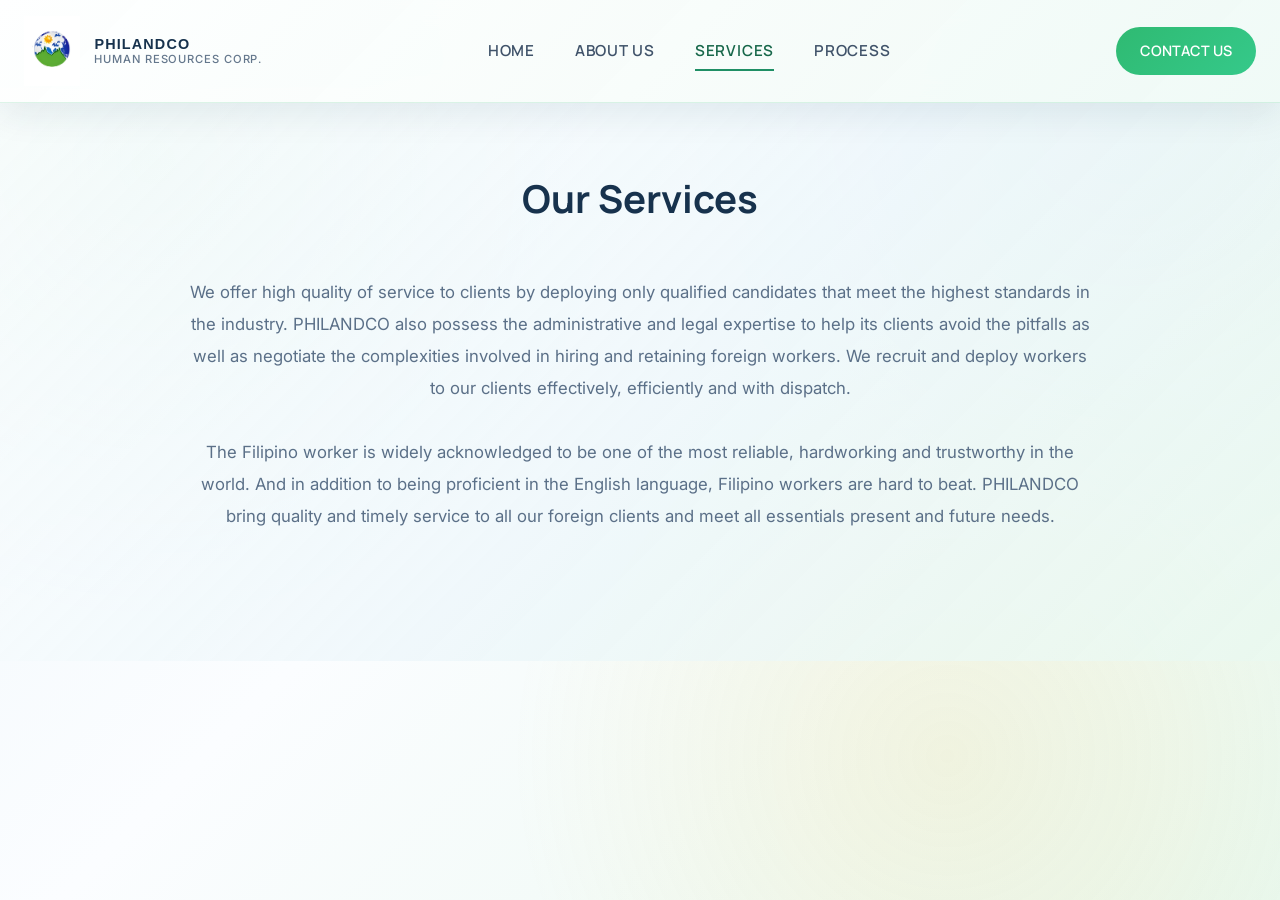
<file: services.html>
<!DOCTYPE html>
<html lang="en">
<head>
    <meta charset="UTF-8">
    <meta name="viewport" content="width=device-width, initial-scale=1.0">
    <title>Services - PHILANDCO HUMAN RESOURCES CORP.</title>
    <link rel="stylesheet" href="css/style.css">
    <link rel="stylesheet" href="https://cdnjs.cloudflare.com/ajax/libs/font-awesome/6.5.0/css/all.min.css">
</head>
<body>
    <header>
        <nav class="navbar">
            <div class="brand">
                <img src="images/philandologo.jpg" alt="PHILANDCO logo" class="logo">
                <div class="brand-copy">
                    <span class="brand-name"> PHILANDCO </span>
                    <span class="brand-tag">HUMAN RESOURCES CORP.</span>
                </div>
            </div>

            <div class="nav-center">
                <ul class="nav-links">
                    <li><a href="index.html">HOME</a></li>
                    <li><a href="about.html">ABOUT US</a></li>
                    <li><a href="services.html" class="active">SERVICES</a></li>
                    <li><a href="process.html">PROCESS</a></li>
                </ul>
            </div>

            <a href="contact.html" class="btn btn-primary nav-cta">CONTACT US</a>
        </nav>
    </header>

    <main>
        <section id="premium-service" class="premium-service">
            <div class="section-wrap">
                <h2>Our Services</h2>
                <div class="premium-content">
                    <p>We offer high quality of service to clients by deploying only qualified candidates that meet the highest standards in the industry. PHILANDCO also possess the administrative and legal expertise to help its clients avoid the pitfalls as well as negotiate the complexities involved in hiring and retaining foreign workers. We recruit and deploy workers to our clients effectively, efficiently and with dispatch.</p>
                    <p>The Filipino worker is widely acknowledged to be one of the most reliable, hardworking and trustworthy in the world. And in addition to being proficient in the English language, Filipino workers are hard to beat. PHILANDCO bring quality and timely service to all our foreign clients and meet all essentials present and future needs.</p>
                </div>
            </div>
        </section>

    </main>


    <script src="js/script.js"></script>
</body>
</html>
</file>
<file: css/style.css>
/* Google Fonts Import */
@import url('https://fonts.googleapis.com/css2?family=Manrope:wght@300;400;500;600;700;800&family=Inter:wght@400;600;700&family=Barlow:wght@400;600;700;800&family=Barlow+Condensed:wght@400;600;700&display=swap');


/* Reset and base styles */
* {
    margin: 0;
    padding: 0;
    box-sizing: border-box;
}

:root {
    --bg: #001f4d;
    --surface: rgba(0, 31, 77, 0.92);
    --text: #ffffff;
    --muted: #b9c4d8;
    --accent: #51d463;
    --accent-soft: rgba(26, 185, 47, 0.15);
    --accent-gold: #ffd700;
    --accent-blue: #003d9d;
    --green: #1a7a5e;
    --green-dark: #145f49;
    --green-light: #22a07a;
    --dark: #1a1a2e;
    --darker: #12121f;
    --text-muted: #9a9ab0;
    --text-light: #d4d4e8;
    --white: #ffffff;
    --accent-new: #2dc98e;
}

body {
    font-family: 'Manrope', 'Inter', system-ui, -apple-system, BlinkMacSystemFont, 'Segoe UI', sans-serif;


    background: linear-gradient(135deg, #001f4d 0%, #003d7a 25%, #001a40 50%, #0a3a6b 75%, #001f4d 100%);
    background-attachment: fixed;
    background-size: 400% 400%;
    animation: gradient-shift 15s ease infinite;
    color: var(--text);
    line-height: 1.6;
    position: relative;
}

body::before {
    content: '';
    position: fixed;
    top: 0;
    left: 0;
    right: 0;
    bottom: 0;
    background: 
        radial-gradient(circle at 20% 50%, rgba(26, 185, 47, 0.08) 0%, transparent 50%),
        radial-gradient(circle at 80% 80%, rgba(255, 215, 0, 0.05) 0%, transparent 50%);
    pointer-events: none;
    z-index: -1;
}

@keyframes gradient-shift {
    0% {
        background-position: 0% 50%;
    }
    50% {
        background-position: 100% 50%;
    }
    100% {
        background-position: 0% 50%;
    }
}


.hero{
    position: relative;
}

/* Page Load Animations */
@keyframes fadeInUp {

    from {
        opacity: 0;
        transform: translateY(30px);
    }
    to {
        opacity: 1;
        transform: translateY(0);
    }
}

@keyframes fadeInScale {
    from {
        opacity: 0;
        transform: scale(0.95);
    }
    to {
        opacity: 1;
        transform: scale(1);
    }
}

@keyframes slideInLeft {
    from {
        opacity: 0;
        transform: translateX(-20px);
    }
    to {
        opacity: 1;
        transform: translateX(0);
    }
}

@keyframes slideInRight {
    from {
        opacity: 0;
        transform: translateX(20px);
    }
    to {
        opacity: 1;
        transform: translateX(0);
    }
}

/* Click & Hover Animations */
@keyframes ripple {
    to {
        transform: scale(4);
        opacity: 0;
    }
}

@keyframes pulse {
    0%, 100% {
        transform: scale(1);
    }
    50% {
        transform: scale(1.05);
    }
}

@keyframes buttonPress {
    0% {
        transform: scale(1);
    }
    50% {
        transform: scale(0.95);
    }
    100% {
        transform: scale(1);
    }
}

@keyframes shake {
    0%, 100% { transform: translateX(0); }
    10%, 30%, 50%, 70%, 90% { transform: translateX(-5px); }
    20%, 40%, 60%, 80% { transform: translateX(5px); }
}

/* Form Input Animations */
@keyframes inputGlow {
    0% {
        box-shadow: 0 0 0 0 rgba(81, 212, 99, 0.4);
    }
    100% {
        box-shadow: 0 0 0 8px rgba(81, 212, 99, 0);
    }
}

@keyframes bounce {
    0%, 100% {
        transform: translateY(0);
    }
    50% {
        transform: translateY(-10px);
    }
}

/* Animation Utility Classes */
.animate-fade-up {
    opacity: 0;
    animation: fadeInUp 0.8s ease-out forwards;
}

.animate-fade-scale {
    opacity: 0;
    animation: fadeInScale 0.6s ease-out forwards;
}

.animate-slide-left {
    opacity: 0;
    animation: slideInLeft 0.5s ease-out forwards;
}

.animate-slide-right {
    opacity: 0;
    animation: slideInRight 0.5s ease-out forwards;
}

/* Animation Delays */
.delay-1 { animation-delay: 0.1s; }
.delay-2 { animation-delay: 0.2s; }
.delay-3 { animation-delay: 0.3s; }
.delay-4 { animation-delay: 0.4s; }
.delay-5 { animation-delay: 0.5s; }
.delay-6 { animation-delay: 0.6s; }
.delay-7 { animation-delay: 0.7s; }
.delay-8 { animation-delay: 0.8s; }
.delay-9 { animation-delay: 0.9s; }
.delay-10 { animation-delay: 1.0s; }
.delay-11 { animation-delay: 1.1s; }
.delay-12 { animation-delay: 1.2s; }
.delay-13 { animation-delay: 1.3s; }
.delay-14 { animation-delay: 1.4s; }
.delay-15 { animation-delay: 1.5s; }

img {
    max-width: 100%;
    display: block;
    height: auto;
}

/* Generic heading styles for any unspecified sections */
h1 {
    font-family: 'Manrope', 'Inter', system-ui, sans-serif;
    font-weight: 800;

    letter-spacing: -0.02em;
}

h2 {
    font-family: 'Manrope', 'Inter', system-ui, sans-serif;
    font-weight: 700;

}

h3 {
    font-family: 'Manrope', 'Inter', system-ui, sans-serif;
    font-weight: 700;

}

/* Base typography for homepage/hero */
.hero-inner,
.hero p,
.hero .hero-badge,
.contact-pathways,
.contact-card,
.footer-main,
.footer-bottom {
    font-family: 'Manrope', 'Inter', system-ui, sans-serif;
}


a {
    color: inherit;
}

button,
input,
select,
textarea {
    font: inherit;
}



header {
    position: fixed;
    inset: 0 0 auto 0;
    z-index: 1000;
    background: #f5f5f5;
    backdrop-filter: blur(12px);
    border-bottom: 2px solid #e0e0e0;
}

.navbar {
    max-width: 1400px;
    margin: 0 auto;
    padding: 1rem 1.5rem;
    display: flex;
    align-items: center;
    justify-content: space-between;
    gap: 1rem;
    flex-wrap: wrap;
}

.brand {
    display: flex;
    align-items: center;
    gap: 0.9rem;
    flex-shrink: 0;
}

.logo {
    display: block;
    max-height: 70px;
    width: auto;
    background: transparent;
    filter: brightness(1) contrast(1);
}

@media (max-width: 768px) {
    .logo {
        max-height: 60px;
    }
}

@media (max-width: 480px) {
    .logo {
        max-height: 50px;
    }
}

.brand-copy {
    display: flex;
    flex-direction: column;
    line-height: 1.1;
}

.brand-name {
    font-family: 'Poppins', 'Montserrat', sans-serif;
    font-size: 0.9rem;
    letter-spacing: 0.08em;
    text-transform: uppercase;
    color: #333;
    font-weight: 700;
}

@media (max-width: 768px) {
    .brand-name {
        font-size: 0.8rem;
    }
}

@media (max-width: 480px) {
    .brand-name {
        font-size: 0.7rem;
    }
}

.brand-tag {
    font-family: 'Inter', 'Roboto', sans-serif;
    font-size: 0.7rem;
    color: #999;
    letter-spacing: 0.08em;
    font-weight: 500;
}

@media (max-width: 480px) {
    .brand-tag {
        font-size: 0.6rem;
    }
}

.nav-center {
    flex: 1;
    display: flex;
    justify-content: center;
}

.nav-links {
    display: flex;
    list-style: none;
    gap: 2.5rem;
    align-items: center;
    justify-content: center;
}

@media (max-width: 1024px) {
    .nav-links {
        gap: 1.5rem;
    }
}

@media (max-width: 768px) {
    .nav-links {
        gap: 1rem;
    }
}

.nav-links li {
    position: relative;
}

.nav-links a {
    text-decoration: none;
    color: #666;
    font-size: 0.95rem;
    font-weight: 600;
    letter-spacing: 0.05em;
    text-transform: uppercase;
    transition: all 0.3s ease;
    padding-bottom: 0.5rem;
    border-bottom: 2px solid transparent;
}

.nav-links a:hover {
    color: var(--accent-gold);
    border-bottom-color: var(--accent-gold);
}

.nav-links a.active {
    color: var(--accent-gold);
    border-bottom-color: var(--accent-gold);
}

.nav-cta {
    white-space: nowrap;
    background: var(--accent-gold) !important;
    color: #001f4d !important;
    padding: 0.75rem 1.5rem !important;
    font-size: 0.9rem;
    flex-shrink: 0;
}

@media (max-width: 768px) {
    .nav-cta {
        padding: 0.65rem 1.2rem !important;
        font-size: 0.8rem;
    }
}

@media (max-width: 480px) {
    .nav-cta {
        padding: 0.6rem 1rem !important;
        font-size: 0.75rem;
    }
}

.nav-cta:hover {
    box-shadow: 0 4px 12px rgba(255, 215, 0, 0.4) !important;
}

.hamburger {
    display: none;
    flex-direction: column;
    gap: 5px;
    cursor: pointer;
    flex-shrink: 0;
}

.hamburger span {
    width: 26px;
    height: 3px;
    border-radius: 999px;
    background: #333;
}

.btn {
    display: inline-flex;
    align-items: center;
    justify-content: center;
    gap: 0.5rem;
    border: none;
    border-radius: 999px;
    padding: 0.95rem 1.8rem;
    font-weight: 600;
    cursor: pointer;
    text-decoration: none;
    min-height: 44px;
}

@media (max-width: 480px) {
    .btn {
        padding: 0.8rem 1.4rem;
        font-size: 0.9rem;
    }
}

.btn-primary {
    background: linear-gradient(135deg, #ffd700 0%, #ffed4e 100%);
    color: #001f4d;
}

.btn-secondary {
    background: rgba(255,255,255,0.08);
    color: var(--text);
    border: 1px solid rgba(255,255,255,0.12);
}

/* Button Click & Hover Animations */
.btn {
    position: relative;
    overflow: hidden;
    transition: all 0.3s ease;
}

.btn:hover {
    transform: translateY(-2px);
    box-shadow: 0 8px 20px rgba(0, 0, 0, 0.3);
}

.btn-clicked {
    animation: buttonPress 0.6s ease;
}

.btn-loading {
    pointer-events: none;
    opacity: 0.7;
}

.btn-loading::after {
    content: '';
    display: inline-block;
    width: 16px;
    height: 16px;
    border: 2px solid rgba(255, 255, 255, 0.3);
    border-top-color: var(--text);
    border-radius: 50%;
    animation: spin 1s linear infinite;
    margin-left: 8px;
}

@keyframes spin {
    to {
        transform: rotate(360deg);
    }
}

/* Ripple Effect */
.ripple {
    position: absolute;
    border-radius: 50%;
    background: rgba(255, 255, 255, 0.6);
    transform: scale(0);
    animation: ripple 0.6s ease-out;
    pointer-events: none;
}

/* Link Animations */
a {
    transition: all 0.3s ease;
}

a.link-clicked {
    animation: pulse 0.5s ease;
}

/* Form Input Animations */
input, select, textarea {
    transition: all 0.3s ease;
}

input:focus, select:focus, textarea:focus {
    outline: none;
    box-shadow: 0 0 0 3px rgba(81, 212, 99, 0.2);
}

input.input-focused, select.input-focused, textarea.input-focused {
    animation: inputGlow 0.8s ease-out;
}

main {
    margin-top: 88px;
}

section {
    padding: 5rem 2rem;
}

/* Layout improvements for homepage hero */
.hero-inner {
    position: relative;
}

.hero-actions {
    margin-top: 0.5rem;
}

.btn-secondary {
    background: rgba(255, 255, 255, 0.10);
    color: var(--text);
    border: 1px solid rgba(255, 255, 255, 0.18);
}

.btn-secondary:hover {
    border-color: rgba(255, 215, 0, 0.45);
}


@media (max-width: 768px) {
    section {
        padding: 3.5rem 1.5rem;
    }
}

@media (max-width: 480px) {
    section {
        padding: 2.5rem 1rem;
    }
}

.hero {
    min-height: calc(100vh - 88px);
    background: linear-gradient(180deg, rgba(0,31,77,0.92) 0%, rgba(0,40,100,0.88) 50%, rgba(10,50,110,0.94) 100%), url('../images/hero-bg.jpg');
    background-size: cover;
    background-position: center;
    display: grid;
    place-items: center;
}

.hero-inner {
    max-width: 980px;
    width: 100%;
    text-align: left;
    padding: 3rem 2rem;
}

@media (max-width: 768px) {
    .hero-inner {
        padding: 2rem 1rem;
    }
}

@media (max-width: 480px) {
    .hero-inner {
        padding: 1.5rem 1rem;
    }
}

.hero-badge {
    display: inline-flex;
    align-items: center;
    gap: 0.55rem;
    padding: 0.7rem 1rem;
    margin-bottom: 1.75rem;
    border-radius: 999px;
    background: rgba(255,255,255,0.08);
    color: #f7f8fb;
    font-family: 'Urbanist', 'Montserrat', sans-serif;
    font-weight: 600;
    letter-spacing: 0.12em;
    font-size: 0.8rem;
    text-transform: uppercase;
}

@media (max-width: 768px) {
    .hero-badge {
        padding: 0.6rem 0.9rem;
        margin-bottom: 1.3rem;
        font-size: 0.75rem;
    }
}

@media (max-width: 480px) {
    .hero-badge {
        padding: 0.5rem 0.8rem;
        margin-bottom: 1rem;
        font-size: 0.65rem;
        letter-spacing: 0.08em;
    }
}

.hero h1 {
    font-family: 'Manrope', 'Inter', system-ui, sans-serif;

    font-size: clamp(2rem, 4vw, 3.5rem);
    line-height: 0.95;
    max-width: 10ch;
    margin-bottom: 1.3rem;
    letter-spacing: -0.04em;
    font-weight: 700;
}

@media (max-width: 768px) {
    .hero h1 {
        font-size: clamp(1.75rem, 5vw, 3rem);
        max-width: none;
    }
}

@media (max-width: 480px) {
    .hero h1 {
        font-size: clamp(1.5rem, 6vw, 2.5rem);
        margin-bottom: 1rem;
    }
}

.hero h1 span {
    color: #dbc64b;
    font-family: 'Inter', 'Roboto', sans-serif;
    font-weight: 400;
}

.hero p {
    max-width: 760px;
    margin-bottom: 2.4rem;
    color: var(--muted);
    font-size: 1.05rem;
    line-height: 1.9;
}

@media (max-width: 768px) {
    .hero p {
        font-size: 0.95rem;
        margin-bottom: 1.8rem;
    }
}

@media (max-width: 480px) {
    .hero p {
        font-size: 0.85rem;
        margin-bottom: 1.5rem;
        max-width: none;
    }
}

.hero-actions {
    display: flex;
    flex-wrap: wrap;
    gap: 1rem;
    margin-bottom: 1.6rem;
}

/* Hero highlights */
.hero-highlights {
    display: grid;
    grid-template-columns: repeat(3, 1fr);
    gap: 1rem;
    margin-bottom: 2.2rem;
}

.highlight {
    background: rgba(255,255,255,0.06);
    border: 1px solid rgba(255,255,255,0.12);
    border-radius: 16px;
    padding: 1rem 1.05rem;
    backdrop-filter: blur(10px);
    display: flex;
    align-items: center;
    gap: 0.9rem;
    transition: all 0.25s ease;
}

.highlight i {
    width: 44px;
    height: 44px;
    display: flex;
    align-items: center;
    justify-content: center;
    border-radius: 14px;
    background: rgba(45, 201, 142, 0.15);
    color: #2dc98e;
    font-size: 1.1rem;
}

.highlight-text strong {
    display: block;
    font-family: 'Poppins', 'Montserrat', sans-serif;
    font-size: 0.98rem;
    letter-spacing: 0.01em;
    color: #ffffff;
}

.highlight-text span {
    display: block;
    font-family: 'Inter', 'Roboto', sans-serif;
    color: rgba(255,255,255,0.75);
    font-size: 0.88rem;
    margin-top: 0.15rem;
}

.highlight:hover {
    transform: translateY(-4px);
    border-color: rgba(45, 201, 142, 0.35);
    background: rgba(255,255,255,0.09);
}

@media (max-width: 768px) {
    .hero-highlights {
        grid-template-columns: 1fr;
        gap: 0.8rem;
        margin-bottom: 1.2rem;
    }
}


@media (max-width: 480px) {
    .hero-actions {
        flex-direction: column;
        gap: 0.75rem;
        margin-bottom: 2rem;
    }

    .hero-actions .btn {
        width: 100%;
        padding: 0.85rem 1.5rem;
        font-size: 0.85rem;
    }
}


.stat {
    background: rgba(255,255,255,0.08);
    border: 1px solid rgba(255,255,255,0.1);
    border-radius: 24px;
    padding: 1.35rem 1.2rem;
}

.stat strong {
    display: block;
    font-size: 1.75rem;
    color: var(--text);
    margin-bottom: 0.45rem;
    font-family: 'Sora', 'Montserrat', sans-serif;
    font-weight: 700;
}

.stat span {
    color: var(--muted);
    font-size: 0.92rem;
}

.section-wrap {
    max-width: 1200px;
    margin: 0 auto;
}

.section-copy {
    max-width: 820px;
    margin: 2.5rem auto;
    color: var(--muted);
    font-size: 1.3rem;
    line-height: 1.85;
    text-align: center;
    font-family: 'Lora', 'Roboto', serif;
    font-weight: 400;
}

@media (max-width: 768px) {
    .section-copy {
        font-size: 1.1rem;
        margin: 2rem auto;
    }
}

@media (max-width: 480px) {
    .section-copy {
        font-size: 0.95rem;
        line-height: 1.7;
        margin: 1.5rem auto;
    }
}

.services h2,
.contact h2 {
    font-family: 'Manrope', 'Inter', system-ui, sans-serif;

    font-size: clamp(2.2rem, 3vw, 3rem);
    margin-bottom: 2.5rem;
    text-align: center;
    font-family: 'Sora', 'Raleway', sans-serif;
    font-weight: 700;
}

@media (max-width: 768px) {
    .services h2,
    .contact h2 {
        font-size: clamp(1.8rem, 5vw, 2.8rem);
        margin-bottom: 2rem;
    }
}

@media (max-width: 480px) {
    .services h2,
    .contact h2 {
        font-size: clamp(1.4rem, 6vw, 2.5rem);
        margin-bottom: 1.5rem;
    }
}

.service-grid {
    display: grid;
    gap: 2rem;
    grid-template-columns: repeat(4, 1fr);
}

.service-grid-3 {
    grid-template-columns: repeat(3, 1fr);
}

@media (max-width: 1024px) {
    .service-grid {
        grid-template-columns: repeat(3, 1fr);
    }

    .service-grid-3 {
        grid-template-columns: repeat(2, 1fr);
    }
}

@media (max-width: 768px) {
    .service-grid {
        grid-template-columns: repeat(2, 1fr);
        gap: 1.5rem;
    }

    .service-grid-3 {
        grid-template-columns: repeat(2, 1fr);
    }
}

@media (max-width: 480px) {
    .service-grid {
        grid-template-columns: 1fr;
        gap: 1rem;
    }

    .service-grid-3 {
        grid-template-columns: 1fr;
    }
}

.service-item {
    background: linear-gradient(135deg, rgba(255,255,255,0.08) 0%, rgba(255,255,255,0.03) 100%);
    border: 1px solid rgba(255,255,255,0.12);
    border-radius: 20px;
    padding: 1.5rem 1.2rem;
    min-height: auto;
    transition: all 0.3s ease;
    backdrop-filter: blur(10px);
    box-shadow: 0 8px 32px rgba(0, 0, 0, 0.1);
    overflow: hidden;
    display: flex;
    flex-direction: column;
}

@media (max-width: 480px) {
    .service-item {
        padding: 1.2rem 1rem;
        border-radius: 16px;
    }
}

.service-item:hover {
    background: linear-gradient(135deg, rgba(255,255,255,0.12) 0%, rgba(255,255,255,0.06) 100%);
    border-color: rgba(255,215,0,0.3);
    transform: translateY(-5px);
    box-shadow: 0 16px 48px rgba(255, 215, 0, 0.15);
}

.service-item h3 {
    font-size: 1.1rem;
    margin-bottom: 1rem;
    font-weight: 700;
    letter-spacing: 0.5px;
    color: #ffd700;
    line-height: 1.3;
    text-align: center;
    font-family: 'Montserrat', 'Urbanist', sans-serif;
}

@media (max-width: 768px) {
    .service-item h3 {
        font-size: 1rem;
        margin-bottom: 0.8rem;
    }
}

@media (max-width: 480px) {
    .service-item h3 {
        font-size: 0.9rem;
        margin-bottom: 0.7rem;
    }
}

.service-item p {
    color: var(--muted);
    line-height: 1.8;
    font-size: 0.95rem;
    margin-bottom: 1.5rem;
    flex-grow: 1;
    font-family: 'Inter', 'Roboto', sans-serif;
    font-weight: 400;
}

@media (max-width: 480px) {
    .service-item p {
        font-size: 0.85rem;
        line-height: 1.6;
        margin-bottom: 1rem;
    }
}

.service-image {
    width: 100%;
    height: 180px;
    object-fit: cover;
    border-radius: 16px;
    margin-top: auto;
    transition: transform 0.3s ease;
    box-shadow: 0 12px 24px rgba(255, 215, 0, 0.1);
    border: 1px solid rgba(255, 215, 0, 0.2);
}

@media (max-width: 768px) {
    .service-image {
        height: 140px;
    }
}

@media (max-width: 480px) {
    .service-image {
        height: 120px;
        border-radius: 12px;
    }
}

.service-item:hover .service-image {
    transform: scale(1.05);
    box-shadow: 0 16px 32px rgba(255, 215, 0, 0.2);
}

.services h2 {
    font-size: clamp(2.2rem, 3vw, 3rem);
    margin-bottom: 2.5rem;
    text-align: center;
}

.process h2,
.services h2 {
    font-family: 'Manrope', 'Inter', system-ui, sans-serif;

    font-size: clamp(2.2rem, 3vw, 3rem);
    margin-bottom: 3.5rem;
    text-align: center;
    padding-bottom: 1.5rem;
    border-bottom: 2px solid rgba(255, 215, 0, 0.2);
    font-family: 'Sora', 'Raleway', sans-serif;
    font-weight: 700;
}

.pr
.premium-service {
    background: transparent;
}

.premium-service h2 {
    font-size: clamp(2.2rem, 3vw, 3rem);
    margin-bottom: 2.5rem;
    text-align: center;
    font-family: 'Manrope', 'Inter', system-ui, sans-serif;
    font-weight: 700;
}


@media (max-width: 768px) {
    .premium-service h2 {
        font-size: clamp(1.8rem, 5vw, 2.8rem);
        margin-bottom: 2rem;
    }
}

@media (max-width: 480px) {
    .premium-service h2 {
        font-size: clamp(1.4rem, 6vw, 2.5rem);
        margin-bottom: 1.5rem;
    }
}

.section-subtitle {
    display: block;
    text-align: center;
    font-family: 'Urbanist', 'Montserrat', sans-serif;
    color: var(--accent);
    font-size: 0.9rem;
    letter-spacing: 0.15em;
    text-transform: uppercase;
    margin-bottom: 1.5rem;
    font-weight: 600;
}

@media (max-width: 480px) {
    .section-subtitle {
        font-size: 0.75rem;
        margin-bottom: 1rem;
    }
}

.premium-content {
    max-width: 900px;
    margin: 3rem auto;
    display: flex;
    flex-direction: column;
    gap: 2rem;
}

@media (max-width: 768px) {
    .premium-content {
        margin: 2rem auto;
        gap: 1.5rem;
    }
}

@media (max-width: 480px) {
    .premium-content {
        margin: 1.5rem auto;
        gap: 1rem;
    }
}

.premium-content p {
    color: var(--muted);
    font-size: 1.05rem;
    line-height: 1.9;
    text-align: center;
    font-family: 'Roboto', 'Inter', sans-serif;
    font-weight: 400;
}

@media (max-width: 768px) {
    .premium-content p {
        font-size: 0.95rem;
        line-height: 1.8;
    }
}

@media (max-width: 480px) {
    .premium-content p {
        font-size: 0.85rem;
        line-height: 1.7;
    }
}

.experience {
    background: transparent;
    padding: 5rem 2rem;
}

.experience-container {
    max-width: 1200px;
    margin: 0 auto;
    display: grid;
    grid-template-columns: 1fr 1.2fr;
    gap: 4rem;
    align-items: center;
}

.experience-image {
    width: 100%;
}

.experience-image img {
    width: 100%;
    height: auto;
    border-radius: 20px;
    display: block;
}

.experience-content {
    display: flex;
    flex-direction: column;
}

.experience-content h2 {
    font-size: clamp(2rem, 3vw, 2.8rem);
    margin: 1rem 0 2rem 0;
    line-height: 1.2;
    color: var(--text);
    font-family: 'Sora', 'Montserrat', sans-serif;
    font-weight: 700;
}

@media (max-width: 768px) {
    .experience-content h2 {
        font-size: clamp(1.6rem, 5vw, 2.5rem);
        margin: 0.8rem 0 1.5rem 0;
    }
}

@media (max-width: 480px) {
    .experience-content h2 {
        font-size: clamp(1.3rem, 6vw, 2.2rem);
        margin: 0.5rem 0 1.2rem 0;
    }
}

.experience-content h2 strong {
    color: var(--accent);
    font-weight: 700;
}

.experience-content p {
    color: var(--muted);
    font-size: 1rem;
    line-height: 1.8;
    margin-bottom: 1.5rem;
    text-align: left;
    font-family: 'Roboto', 'Inter', sans-serif;
    font-weight: 400;
}

@media (max-width: 768px) {
    .experience-container {
        grid-template-columns: 1fr;
        gap: 2rem;
    }
}

@media (max-width: 480px) {
    .experience-container {
        gap: 1.5rem;
    }

    .experience-content h2 {
        font-size: clamp(1.5rem, 5vw, 2.8rem);
    }
}

.contact form {
    display: grid;
    gap: 1rem;
    max-width: 620px;
    margin: 0 auto;
}

@media (max-width: 480px) {
    .contact form {
        gap: 0.75rem;
    }
}

.contact input,
.contact textarea {
    background: rgba(255,255,255,0.06);
    border: 1px solid rgba(255,255,255,0.12);
    color: var(--text);
    padding: 1rem 1.1rem;
    border-radius: 18px;
}

@media (max-width: 480px) {
    .contact input,
    .contact textarea {
        padding: 0.85rem 0.9rem;
        font-size: 16px;
    }
}

.contact input::placeholder,
.contact textarea::placeholder {
    color: rgba(255,255,255,0.55);
}

.contact textarea {
    min-height: 180px;
    resize: vertical;
}

@media (max-width: 480px) {
    .contact textarea {
        min-height: 140px;
    }
}

footer {
    text-align: center;
    padding: 1.25rem 2rem;
    color: var(--muted);
    font-size: 0.95rem;
    font-family: 'Inter', 'Roboto', sans-serif;
    font-weight: 400;
}

.why-philippines {
    background: transparent;
    padding: 5rem 2rem;
}

.why-container {
    max-width: 1200px;
    margin: 0 auto;
    display: grid;
    grid-template-columns: 1fr 1.2fr;
    gap: 4rem;
    align-items: center;
}

.why-content {
    display: flex;
    flex-direction: column;
}

.why-content h2 {
    font-size: clamp(2.2rem, 3vw, 3rem);
    margin-bottom: 2.5rem;
    line-height: 1.2;
    color: var(--text);
    text-align: left;
    font-family: 'Playfair Display', 'Sora', serif;
    font-weight: 700;
}

.why-points {
    display: flex;
    flex-direction: column;
    gap: 2rem;
}

.why-point {
    display: flex;
    flex-direction: column;
    gap: 0.75rem;
}

.why-point h3 {
    font-size: 1.1rem;
    font-weight: 700;
    color: var(--text);
    margin-bottom: 0.5rem;
    font-family: 'Montserrat', 'Urbanist', sans-serif;
}

.why-point p {
    color: var(--muted);
    font-size: 0.95rem;
    line-height: 1.7;
    text-align: left;
    font-family: 'Roboto', 'Inter', sans-serif;
    font-weight: 400;
}

.why-image {
    width: 100%;
}

.why-image img {
    width: 100%;
    height: auto;
    border-radius: 20px;
    display: block;
}

@media (max-width: 768px) {
    .why-container {
        grid-template-columns: 1fr;
        gap: 2rem;
    }

    .why-points {
        gap: 1.5rem;
    }

    .why-point h3 {
        font-size: 1rem;
    }

    .why-point p {
        font-size: 0.9rem;
    }
}

@media (max-width: 480px) {
    .why-container {
        gap: 1.5rem;
    }

    .why-content h2 {
        font-size: clamp(1.5rem, 5vw, 3rem);
        margin-bottom: 1.5rem;
    }

    .why-points {
        gap: 1rem;
    }
}

@media (max-width: 980px) {
    .hero-stats {
        grid-template-columns: repeat(2, minmax(140px, 1fr));
    }
}

@media (max-width: 820px) {
    .navbar {
        padding: 1rem 1.5rem;
        gap: 1rem;
    }

    .nav-center {
        display: none;
        position: absolute;
        inset: 72px 0 auto 0;
        flex-direction: column;
        width: 100%;
        background: #f5f5f5;
        padding: 1.5rem 2rem;
        border-bottom: 2px solid #e0e0e0;
    }

    .nav-center.active {
        display: flex;
    }

    .nav-links {
        flex-direction: column;
        gap: 0;
        justify-content: flex-start;
        width: 100%;
    }

    .nav-links li {
        margin: 0.75rem 0;
        width: 100%;
    }

    .nav-links a {
        display: block;
        border-bottom: none;
        padding: 0.5rem 0;
    }

    .hamburger {
        display: flex;
    }

    .nav-cta {
        display: none;
    }
}

@media (max-width: 620px) {
    .navbar {
        flex-wrap: wrap;
        align-items: flex-start;
    }

    .hero-stats {
        grid-template-columns: 1fr;
    }

    .hero-actions {
        flex-direction: column;
        align-items: stretch;
    }
}

/* ── CONTACT SECTION ── */
.contact {
    background: linear-gradient(135deg, rgba(0, 31, 77, 0.95) 0%, rgba(0, 40, 100, 0.92) 100%);
}

/* ── APPLICANT FORM ── */
.applicant-form {
    max-width: 980px;
    margin: 0 auto;
    padding: 1.5rem;
    border-radius: 18px;
    background: rgba(255,255,255,0.06);
    border: 1px solid rgba(255,255,255,0.12);
    backdrop-filter: blur(10px);
}

.applicant-form .form-grid {
    display: grid;
    grid-template-columns: repeat(2, 1fr);
    gap: 1rem 1.2rem;
}

.applicant-form .field {
    display: flex;
    flex-direction: column;
    gap: 0.5rem;
}

.applicant-form label {
    font-size: 0.92rem;
    color: var(--text-light);
    font-weight: 600;
    letter-spacing: 0.01em;
}

.applicant-form input,
.applicant-form select,
.applicant-form textarea {
    background: rgba(255,255,255,0.06);
    border: 1px solid rgba(255,255,255,0.12);
    color: var(--text);
    padding: 0.95rem 1.1rem;
    border-radius: 14px;
    width: 100%;
}

.applicant-form input[type="date"],
.applicant-form select {
    min-height: 53px;
}

.applicant-form input[type="date"]::-webkit-calendar-picker-indicator {
    filter: invert(1);
    opacity: 0.75;
}

/* Make dropdown option text readable */
.applicant-form select option {
    background: #0a3a6b;
    color: #ffffff;
}

.applicant-form input::placeholder,
.applicant-form textarea::placeholder {
    color: rgba(255,255,255,0.55);
}

.applicant-form textarea {
    min-height: 160px;
    resize: vertical;
}

.applicant-form .help {
    margin-top: 0.25rem;
    color: rgba(255,255,255,0.7);
    font-size: 0.85rem;
}

.applicant-form .form-actions {
    display: flex;
    justify-content: center;
}

@media (max-width: 768px) {
    .applicant-form {
        padding: 1rem;
    }

    .applicant-form .form-grid {
        grid-template-columns: 1fr;
    }
}



.contact .section-wrap {
    max-width: 1200px;
    margin: 0 auto;
}

.contact h2 {
    text-align: center;
    font-size: clamp(2rem, 4vw, 2.8rem);
    margin-bottom: 1rem;
    font-family: 'Playfair Display', serif;
    letter-spacing: 0.02em;
}

.contact-intro {
    text-align: center;
    font-size: 1rem;
    color: var(--text-light);
    margin-bottom: 3rem;
    max-width: 600px;
    margin-left: auto;
    margin-right: auto;
}

.contact-pathways {
    display: grid;
    grid-template-columns: 1fr 1fr;
    gap: 2.5rem;
    align-items: stretch;
}

.contact-card {
    background: rgba(255, 255, 255, 0.08);
    border: 1px solid rgba(255, 255, 255, 0.15);
    border-radius: 12px;
    padding: 2.5rem;
    display: flex;
    flex-direction: column;
    transition: all 0.3s cubic-bezier(0.4, 0, 0.2, 1);
    backdrop-filter: blur(10px);
}

.contact-card:hover {
    background: rgba(255, 255, 255, 0.12);
    border-color: rgba(45, 201, 142, 0.4);
    transform: translateY(-8px);
    box-shadow: 0 20px 40px rgba(45, 201, 142, 0.15);
}

.card-icon {
    font-size: 3rem;
    color: var(--accent-new);
    margin-bottom: 1.5rem;
    display: inline-block;
    width: 70px;
    height: 70px;
    display: flex;
    align-items: center;
    justify-content: center;
    background: rgba(45, 201, 142, 0.15);
    border-radius: 12px;
}

.contact-card h3 {
    font-size: 1.5rem;
    font-family: 'Urbanist', 'Montserrat', sans-serif;
    font-weight: 700;
    margin-bottom: 1rem;
    color: var(--white);
    letter-spacing: 0.01em;
}

.contact-card p {
    font-size: 0.95rem;
    color: var(--text-light);
    line-height: 1.7;
    margin-bottom: 1.5rem;
}

.card-benefits {
    list-style: none;
    margin-bottom: 2rem;
    flex-grow: 1;
}

.card-benefits li {
    display: flex;
    align-items: center;
    gap: 0.75rem;
    padding: 0.5rem 0;
    font-size: 0.9rem;
    color: var(--text-light);
}

.card-benefits li i {
    color: var(--accent-new);
    font-weight: 700;
}

.contact-card .btn {
    width: 100%;
    padding: 0.95rem 1.5rem;
    text-align: center;
    font-weight: 600;
    border-radius: 8px;
    transition: all 0.3s ease;
    margin-top: auto;
}

.contact-card .btn-primary {
    background: var(--accent-new);
    color: var(--white);
    border: none;
}

.contact-card .btn-primary:hover {
    background: #25b878;
    box-shadow: 0 8px 20px rgba(45, 201, 142, 0.3);
    transform: scale(1.02);
}

/* Responsive Contact Section */
@media (max-width: 768px) {
    .contact-pathways {
        grid-template-columns: 1fr;
        gap: 2rem;
    }

    .contact-card {
        padding: 2rem;
    }

    .card-icon {
        font-size: 2.5rem;
        width: 60px;
        height: 60px;
    }

    .contact-card h3 {
        font-size: 1.3rem;
    }

    .contact-card p {
        font-size: 0.9rem;
    }

    .card-benefits li {
        font-size: 0.85rem;
    }
}

@media (max-width: 480px) {
    .contact-card {
        padding: 1.5rem;
    }

    .contact h2 {
        font-size: 1.8rem;
    }

    .contact-intro {
        font-size: 0.9rem;
        margin-bottom: 2rem;
    }

    .card-icon {
        font-size: 2rem;
        width: 55px;
        height: 55px;
        margin-bottom: 1rem;
    }

    .contact-card h3 {
        font-size: 1.1rem;
        margin-bottom: 0.8rem;
    }

    .contact-card p {
        font-size: 0.85rem;
        margin-bottom: 1.2rem;
    }

    .card-benefits li {
        font-size: 0.8rem;
        padding: 0.4rem 0;
    }

    .contact-card .btn {
        padding: 0.85rem 1.2rem;
        font-size: 0.9rem;
    }
}

/* ── SOCIAL BAR ── */
.social-bar {
    background: var(--green);
    padding: 12px 40px;
    display: flex;
    align-items: center;
    justify-content: space-between;
    position: relative;
    overflow: hidden;
}

/* Extend “fade” accents into the bottom area */
.social-bar::after {
    content: '';
    position: absolute;
    inset: -40% -20% auto -20%;
    height: 180%;
    background: radial-gradient(circle at 50% 30%, rgba(255,215,0,0.18) 0%, rgba(255,215,0,0.08) 35%, rgba(26,185,47,0.10) 65%, rgba(0,0,0,0) 100%);
    pointer-events: none;
}


.social-bar span {
    color: var(--white);
    font-size: 12.5px;
    font-weight: 500;
    letter-spacing: 0.02em;
    font-family: 'Barlow', sans-serif;
}

.social-icons {
    display: flex;
    gap: 12px;
}

.social-icons a {
    color: var(--white);
    font-size: 14px;
    opacity: 0.85;
    transition: opacity 0.2s, transform 0.2s;
    text-decoration: none;
}

.social-icons a:hover {
    opacity: 1;
    transform: translateY(-2px);
}

/* ── MAIN FOOTER ── */
.footer-main {
    background: var(--dark);
    padding: 48px 40px 35px;
    font-family: 'Barlow', sans-serif;
}

.footer-grid {
    display: grid;
    grid-template-columns: 1fr 1fr;
    gap: 35px;
    max-width: 1200px;
    margin: 0 auto;
}

/* Ensure footer columns align left for multi-line contact content */
.footer-col {
    text-align: left;
}

.footer-col .company-desc,
.footer-col .contact-text {
    text-align: left;
}


/* Column headings */
.footer-col h4 {
    font-family: 'Barlow Condensed', sans-serif;
    font-size: 12px;
    font-weight: 700;
    letter-spacing: 0.12em;
    text-transform: uppercase;
    color: var(--white);
    margin-bottom: 16px;
    padding-bottom: 8px;
    border-bottom: 2px solid var(--green);
    display: inline-block;
}

/* Company col */
.footer-col .company-name {
    font-family: 'Barlow Condensed', sans-serif;
    font-size: 18px;
    font-weight: 800;
    color: var(--white);
    letter-spacing: 0.06em;
    text-transform: uppercase;
    margin-bottom: 12px;
}

.footer-col .company-desc {
    font-size: 12.5px;
    color: var(--text-muted);
    line-height: 1.6;
    max-width: 100%;
}

/* Links col */
.footer-col ul {
    list-style: none;
}

.footer-col ul li {
    margin-bottom: 8px;
}

.footer-col ul li a {
    text-decoration: none;
    color: var(--text-muted);
    font-size: 13px;
    font-weight: 400;
    transition: color 0.2s, padding-left 0.2s;
    display: inline-block;
}

.footer-col ul li a:hover {
    color: var(--accent-new);
    padding-left: 4px;
}

/* ── CONTACT COL ── */
.contact-item {
    display: grid;
    grid-template-columns: 36px 1fr;
    gap: 12px;
    align-items: start;
    margin-bottom: 16px;
}

.contact-icon {
    width: 36px;
    height: 36px;
    border-radius: 50%;
    background: var(--green);
    display: flex;
    align-items: center;
    justify-content: center;
    flex-shrink: 0;
    margin-top: 2px;
    color: var(--white);
}

.contact-icon i {
    font-size: 14px;
}

.contact-text {
    font-size: 13px;
    color: var(--text-muted);
    line-height: 1.6;
    word-break: break-word;
}

.contact-text a {
    color: var(--text-muted);
    text-decoration: none;
    transition: color 0.2s;
}

.contact-text a:hover {
    color: var(--accent-new);
}

.contact-text br {
    content: "";
}

@media (max-width: 768px) {
    .contact-item {
        grid-template-columns: 32px 1fr;
        gap: 10px;
        margin-bottom: 12px;
    }

    .contact-icon {
        width: 32px;
        height: 32px;
    }

    .contact-text {
        font-size: 12.5px;
        line-height: 1.5;
    }
}

@media (max-width: 480px) {
    .contact-item {
        grid-template-columns: 28px 1fr;
        gap: 8px;
        margin-bottom: 10px;
    }

    .contact-icon {
        width: 28px;
        height: 28px;
    }

    .contact-text {
        font-size: 11.5px;
        line-height: 1.4;
    }
}


/* ── BOTTOM BAR ── */
.footer-bottom {
    background: var(--darker);
    padding: 14px 40px;
    display: flex;
    align-items: center;
    justify-content: center;
    text-align: center;
    max-width: 100%;
    font-family: 'Barlow', sans-serif;
}


.footer-bottom p {
    font-size: 12px;
    color: var(--text-muted);
    letter-spacing: 0.01em;
}

.footer-bottom p span {
    color: var(--accent-new);
    font-weight: 600;
}

.footer-bottom-links {
    display: flex;
    gap: 18px;
}

.footer-bottom-links a {
    font-size: 11px;
    color: var(--text-muted);
    text-decoration: none;
    transition: color 0.2s;
}

.footer-bottom-links a:hover {
    color: var(--accent-new);
}

/* Diagonal accent element */
.footer-col.brand-col {
    position: relative;
}

.green-accent-bar {
    width: 4px;
    height: 48px;
    background: linear-gradient(to bottom, var(--accent-new), var(--green-dark));
    border-radius: 2px;
    display: inline-block;
    vertical-align: middle;
    margin-right: 10px;
    margin-bottom: 14px;
}

/* Footer Responsive */
@media (max-width: 1024px) {
    .footer-grid {
        grid-template-columns: 1fr 1fr;
        gap: 30px;
    }
}

@media (max-width: 768px) {
    .social-bar {
        flex-direction: column;
        gap: 15px;
        padding: 15px 20px;
        text-align: center;
    }

    .social-bar span {
        font-size: 11px;
    }

    .social-icons {
        justify-content: center;
    }

    .social-icons a {
        font-size: 13px;
    }

    .footer-main {
        padding: 35px 20px 25px;
    }

    .footer-grid {
        grid-template-columns: 1fr 1fr;
        gap: 25px;
    }

    .footer-col .company-desc {
        max-width: none;
    }

    .footer-col h4 {
        font-size: 11px;
        margin-bottom: 14px;
    }

    .footer-col .company-name {
        font-size: 16px;
    }

    .footer-col ul li a {
        font-size: 12px;
    }

    .contact-item {
        gap: 10px;
        margin-bottom: 12px;
    }

    .contact-icon {
        width: 30px;
        height: 30px;
        font-size: 12px;
    }

    .contact-text {
        font-size: 12px;
    }

    .footer-bottom {
        flex-direction: column;
        gap: 12px;
        text-align: center;
        padding: 10px 20px;
    }

    .footer-bottom-links {
        justify-content: center;
        flex-wrap: wrap;
        gap: 12px;
    }

    .footer-bottom p {
        font-size: 11px;
    }

    .footer-bottom-links a {
        font-size: 10px;
    }
}

@media (max-width: 480px) {
    .social-bar {
        padding: 12px 16px;
    }

    .social-bar span {
        font-size: 10px;
    }

    .social-icons {
        gap: 8px;
    }

    .social-icons a {
        font-size: 12px;
    }

    .footer-main {
        padding: 25px 16px 20px;
    }

    .footer-grid {
        grid-template-columns: 1fr;
        gap: 20px;
    }

    .footer-col h4 {
        font-size: 10px;
    }

    .footer-col .company-name {
        font-size: 14px;
        margin-bottom: 10px;
    }

    .footer-col .company-desc {
        font-size: 11px;
    }

    .footer-col ul li a {
        font-size: 11px;
    }

    .contact-item {
        gap: 8px;
        margin-bottom: 10px;
    }

    .contact-icon {
        width: 28px;
        height: 28px;
        font-size: 11px;
    }

    .contact-text {
        font-size: 11px;
        line-height: 1.4;
    }

    .footer-bottom {
        padding: 8px 16px;
    }

    .footer-bottom p {
        font-size: 10px;
    }

    .footer-bottom-links a {
        font-size: 9px;
    }
}

/* ── HOMEPAGE REDESIGN ── */

.home-page .home-hero {
    min-height: calc(100vh - 88px);
    background:
        radial-gradient(ellipse 80% 60% at 70% 40%, rgba(47, 186, 114, 0.08) 0%, transparent 60%),
        radial-gradient(ellipse 50% 50% at 20% 80%, rgba(36, 116, 166, 0.06) 0%, transparent 50%),
        linear-gradient(160deg, #eef7fb 0%, #f0faf8 40%, #e9f8ef 100%);
    display: block;
    padding: 0;
}

.home-page .home-hero .hero-grid {
    max-width: 1200px;
    margin: 0 auto;
    padding: 4rem 2rem;
    display: grid;
    grid-template-columns: 1.1fr 0.9fr;
    gap: 3.5rem;
    align-items: center;
    min-height: calc(100vh - 88px);
}

.home-page .hero-content {
    text-align: left;
}

.home-page .hero-badges {
    display: flex;
    flex-wrap: wrap;
    gap: 0.6rem;
    margin-bottom: 1.5rem;
}

.home-page .hero-badge--muted {
    background: rgba(255, 255, 255, 0.04);
    color: var(--muted);
}

.home-page .hero-headline {
    font-family: 'Manrope', 'Inter', system-ui, sans-serif;

    font-size: clamp(2.2rem, 4.5vw, 3.6rem);
    line-height: 1.1;
    font-weight: 700;
    letter-spacing: -0.03em;
    margin-bottom: 1.25rem;
    max-width: 14ch;
}

.home-page .text-accent {
    color: var(--accent-new);
    display: block;
}

.home-page .hero-lead {
    font-size: 1.05rem;
    color: var(--muted);
    line-height: 1.75;
    max-width: 520px;
    margin-bottom: 2rem;
}

.home-page .hero-actions {
    display: flex;
    flex-wrap: wrap;
    gap: 1rem;
    margin-bottom: 2.5rem;
}

.home-page .hero-stats {
    display: flex;
    gap: 2rem;
    padding-top: 2rem;
    border-top: 1px solid rgba(255, 255, 255, 0.1);
}

.home-page .hero-stat strong {
    display: block;
    font-family: 'Poppins', 'Montserrat', sans-serif;
    font-size: 1.6rem;
    font-weight: 700;
    color: var(--accent-gold);
    line-height: 1;
    margin-bottom: 0.3rem;
}

.home-page .hero-stat span {
    font-size: 0.8rem;
    color: var(--muted);
    text-transform: uppercase;
    letter-spacing: 0.06em;
}

.home-page .hero-visual-card {
    background: rgba(255, 255, 255, 0.05);
    border: 1px solid rgba(255, 255, 255, 0.12);
    border-radius: 24px;
    padding: 2.5rem 2rem;
    backdrop-filter: blur(12px);
    box-shadow: 0 24px 60px rgba(0, 0, 0, 0.25);
}

.home-page .hero-visual-globe {
    width: 80px;
    height: 80px;
    border-radius: 50%;
    background: linear-gradient(135deg, var(--accent-new) 0%, #1a9e6e 100%);
    display: flex;
    align-items: center;
    justify-content: center;
    margin-bottom: 1.5rem;
    font-size: 2rem;
    color: var(--white);
    box-shadow: 0 8px 24px rgba(45, 201, 142, 0.35);
}

.home-page .hero-visual-label {
    font-family: 'Manrope', 'Inter', system-ui, sans-serif;

    font-weight: 600;
    font-size: 1.1rem;
    margin-bottom: 1.25rem;
    color: var(--text);
}

.home-page .hero-regions {
    display: flex;
    flex-direction: column;
    gap: 0.65rem;
}

.home-page .hero-regions span {
    display: flex;
    align-items: center;
    gap: 0.6rem;
    font-size: 0.9rem;
    color: var(--text-light);
    padding: 0.55rem 0.85rem;
    background: rgba(255, 255, 255, 0.04);
    border-radius: 10px;
    border: 1px solid rgba(255, 255, 255, 0.07);
    transition: border-color 0.2s, background 0.2s;
}

.home-page .hero-regions span i {
    color: var(--accent-new);
    font-size: 0.75rem;
}

.home-page .hero-regions span:hover {
    border-color: rgba(45, 201, 142, 0.3);
    background: rgba(255, 255, 255, 0.07);
}

/* Trust strip */
.home-page .trust-strip {
    padding: 0;
    background: rgba(0, 0, 0, 0.2);
    border-top: 1px solid rgba(255, 255, 255, 0.06);
    border-bottom: 1px solid rgba(255, 255, 255, 0.06);
}

.home-page .trust-strip-inner {
    display: grid;
    grid-template-columns: repeat(4, 1fr);
    gap: 0;
}

.home-page .trust-item {
    display: flex;
    align-items: center;
    gap: 1rem;
    padding: 1.75rem 1.5rem;
    border-right: 1px solid rgba(255, 255, 255, 0.06);
}

.home-page .trust-item:last-child {
    border-right: none;
}

.home-page .trust-item i {
    width: 44px;
    height: 44px;
    flex-shrink: 0;
    display: flex;
    align-items: center;
    justify-content: center;
    border-radius: 12px;
    background: rgba(45, 201, 142, 0.12);
    color: var(--accent-new);
    font-size: 1.1rem;
}

.home-page .trust-item strong {
    display: block;
    font-family: 'Poppins', sans-serif;
    font-size: 0.92rem;
    font-weight: 600;
    margin-bottom: 0.15rem;
}

.home-page .trust-item span {
    font-size: 0.78rem;
    color: var(--muted);
}

/* Shared section header */
.home-page .section-header {
    text-align: center;
    max-width: 680px;
    margin: 0 auto 3rem;
}

.home-page .section-eyebrow {
    display: inline-block;
    font-family: 'Urbanist', 'Montserrat', sans-serif;
    font-size: 0.75rem;
    font-weight: 600;
    letter-spacing: 0.14em;
    text-transform: uppercase;
    color: var(--accent-new);
    margin-bottom: 0.75rem;
}

.home-page .section-header h2 {
    font-family: 'Manrope', 'Inter', system-ui, sans-serif;

    font-size: clamp(1.8rem, 3vw, 2.6rem);
    font-weight: 700;
    margin-bottom: 1rem;
    line-height: 1.2;
}

.home-page .section-header p {
    color: var(--muted);
    font-size: 1rem;
    line-height: 1.7;
}

.home-page .section-cta {
    text-align: center;
    margin-top: 2.5rem;
}

/* Services preview */
.home-page .home-services {
    background: linear-gradient(135deg, rgba(47, 186, 114, 0.06) 0%, rgba(36, 116, 166, 0.04) 100%);
}

.home-page .home-services-grid {
    display: grid;
    grid-template-columns: repeat(3, 1fr);
    gap: 1.5rem;
}

.home-page .home-service-card {
    background: rgba(255, 255, 255, 0.05);
    border: 1px solid rgba(255, 255, 255, 0.1);
    border-radius: 16px;
    padding: 2rem 1.75rem;
    transition: transform 0.25s, border-color 0.25s, background 0.25s;
}

.home-page .home-service-card:hover {
    transform: translateY(-6px);
    border-color: rgba(45, 201, 142, 0.35);
    background: rgba(255, 255, 255, 0.08);
}

.home-page .home-service-icon {
    width: 52px;
    height: 52px;
    border-radius: 14px;
    background: linear-gradient(135deg, rgba(45, 201, 142, 0.2) 0%, rgba(45, 201, 142, 0.08) 100%);
    display: flex;
    align-items: center;
    justify-content: center;
    font-size: 1.3rem;
    color: var(--accent-new);
    margin-bottom: 1.25rem;
}

.home-page .home-service-card h3 {
    font-family: 'Manrope', 'Inter', system-ui, sans-serif;

    font-size: 1.15rem;
    font-weight: 600;
    margin-bottom: 0.75rem;
}

.home-page .home-service-card p {
    font-size: 0.9rem;
    color: var(--muted);
    line-height: 1.65;
    margin-bottom: 1.25rem;
}

.home-page .home-link {
    display: inline-flex;
    align-items: center;
    gap: 0.4rem;
    font-size: 0.88rem;
    font-weight: 600;
    color: var(--accent-new);
    text-decoration: none;
    transition: gap 0.2s;
}

.home-page .home-link:hover {
    gap: 0.65rem;
    color: #3ee0a0;
}

/* Process preview */
.home-page .home-process {
    background: linear-gradient(180deg, transparent 0%, rgba(0, 20, 50, 0.5) 100%);
}

.home-page .home-steps {
    display: grid;
    grid-template-columns: repeat(4, 1fr);
    gap: 1.25rem;
    counter-reset: step;
}

.home-page .home-step {
    position: relative;
    background: rgba(255, 255, 255, 0.04);
    border: 1px solid rgba(255, 255, 255, 0.09);
    border-radius: 16px;
    padding: 1.75rem 1.5rem;
    transition: border-color 0.25s;
}

.home-page .home-step:hover {
    border-color: rgba(255, 215, 0, 0.3);
}

.home-page .home-step-num {
    display: block;
    font-family: 'Barlow Condensed', 'Poppins', sans-serif;
    font-size: 2rem;
    font-weight: 700;
    color: rgba(255, 215, 0, 0.35);
    line-height: 1;
    margin-bottom: 0.75rem;
}

.home-page .home-step h3 {
    font-family: 'Poppins', sans-serif;
    font-size: 0.95rem;
    font-weight: 600;
    margin-bottom: 0.5rem;
    line-height: 1.35;
}

.home-page .home-step p {
    font-size: 0.82rem;
    color: var(--muted);
    line-height: 1.6;
}

/* Why Philippines */
.home-page .home-why {
    background: rgba(0, 0, 0, 0.12);
}

.home-page .home-why-grid {
    display: grid;
    grid-template-columns: 1fr 1fr;
    gap: 3rem;
    align-items: center;
}

.home-page .home-why-content .section-eyebrow,
.home-page .home-why-content h2 {
    text-align: left;
}

.home-page .home-why-content h2 {
    font-family: 'Manrope', 'Inter', system-ui, sans-serif;

    font-size: clamp(1.6rem, 2.5vw, 2.2rem);
    margin-bottom: 1.5rem;
}

.home-page .home-why-list {
    list-style: none;
    display: flex;
    flex-direction: column;
    gap: 1.25rem;
    margin-bottom: 2rem;
}

.home-page .home-why-list li {
    display: flex;
    gap: 1rem;
    align-items: flex-start;
}

.home-page .home-why-list li i {
    color: var(--accent-new);
    font-size: 1.1rem;
    margin-top: 0.15rem;
    flex-shrink: 0;
}

.home-page .home-why-list strong {
    display: block;
    font-family: 'Poppins', sans-serif;
    font-size: 0.95rem;
    margin-bottom: 0.2rem;
}

.home-page .home-why-list span {
    font-size: 0.88rem;
    color: var(--muted);
    line-height: 1.55;
}

.home-page .home-why-visual {
    border-radius: 20px;
    overflow: hidden;
    border: 1px solid rgba(255, 255, 255, 0.1);
    box-shadow: 0 20px 50px rgba(0, 0, 0, 0.3);
}

.home-page .home-why-visual img {
    width: 100%;
    height: 100%;
    object-fit: cover;
    display: block;
    min-height: 320px;
}

/* Pathways section tweaks */
.home-page .home-pathways .section-header .contact-intro {
    margin-bottom: 0;
}

/* Homepage responsive */
@media (max-width: 1024px) {
    .home-page .home-hero .hero-grid {
        grid-template-columns: 1fr;
        gap: 2.5rem;
        min-height: auto;
        padding: 3rem 2rem;
    }

    .home-page .hero-headline {
        max-width: none;
    }

    .home-page .hero-visual {
        max-width: 480px;
    }

    .home-page .trust-strip-inner {
        grid-template-columns: repeat(2, 1fr);
    }

    .home-page .trust-item:nth-child(2) {
        border-right: none;
    }

    .home-page .trust-item:nth-child(1),
    .home-page .trust-item:nth-child(2) {
        border-bottom: 1px solid rgba(255, 255, 255, 0.06);
    }

    .home-page .home-services-grid {
        grid-template-columns: 1fr;
        max-width: 480px;
        margin: 0 auto;
    }

    .home-page .home-steps {
        grid-template-columns: repeat(2, 1fr);
    }

    .home-page .home-why-grid {
        grid-template-columns: 1fr;
    }

    .home-page .home-why-visual {
        order: -1;
        max-height: 280px;
    }
}

@media (max-width: 768px) {
    .home-page .hero-stats {
        gap: 1.5rem;
    }

    .home-page .hero-actions .btn {
        flex: 1;
        min-width: 140px;
    }

    .home-page .trust-strip-inner {
        grid-template-columns: 1fr;
    }

    .home-page .trust-item {
        border-right: none;
        border-bottom: 1px solid rgba(255, 255, 255, 0.06);
    }

    .home-page .trust-item:last-child {
        border-bottom: none;
    }

    .home-page .home-steps {
        grid-template-columns: 1fr;
    }
}

@media (max-width: 480px) {
    .home-page .home-hero .hero-grid {
        padding: 2rem 1rem;
    }

    .home-page .hero-stats {
        flex-wrap: wrap;
        gap: 1.25rem;
    }

    .home-page .hero-stat {
        flex: 1;
        min-width: 80px;
    }

    .home-page .hero-actions {
        flex-direction: column;
    }

    .home-page .hero-actions .btn {
        width: 100%;
    }
}

/* ── FRIENDLY SITE PALETTE REFRESH ── */
:root {
    --bg: #eef7fb;
    --surface: rgba(255, 255, 255, 0.88);
    --text: #17324d;
    --muted: #5b7088;
    --accent: #2fba72;
    --accent-soft: rgba(47, 186, 114, 0.12);
    --accent-gold: #f5c542;
    --accent-blue: #2474a6;
    --green: #1f8f65;
    --green-dark: #17674a;
    --green-light: #35c98a;
    --dark: #17324d;
    --darker: #10243a;
    --text-muted: #b8c6d4;
    --text-light: #4b6078;
    --white: #ffffff;
    --accent-new: #2fba72;
}

body {
    background: linear-gradient(135deg, #eef7fb 0%, #fbfdff 44%, #e9f8ef 100%);
    background-attachment: fixed;
    background-size: cover;
    animation: none;
    color: var(--text);
}

body::before {
    background:
        radial-gradient(circle at 12% 18%, rgba(47, 186, 114, 0.12) 0%, transparent 34%),
        radial-gradient(circle at 88% 12%, rgba(36, 116, 166, 0.10) 0%, transparent 32%),
        radial-gradient(circle at 74% 84%, rgba(245, 197, 66, 0.12) 0%, transparent 36%);
}

header {
    background: linear-gradient(135deg, rgba(255, 255, 255, 0.96) 0%, rgba(240, 250, 246, 0.94) 100%);
    border-bottom: 1px solid rgba(47, 186, 114, 0.16);
    box-shadow: 0 12px 32px rgba(23, 50, 77, 0.08);
}

.brand-name {
    color: #17324d;
}

.brand-tag {
    color: #64778c;
}

.nav-links a {
    color: #40536a;
}

.nav-links a:hover,
.nav-links a.active {
    color: var(--green-dark);
    border-bottom-color: var(--green);
}

.btn-primary {
    background: linear-gradient(135deg, #f5c542 0%, #ffe07a 100%) !important;
    color: #17324d !important;
}

.nav-cta {
    background: linear-gradient(135deg, #2fba72 0%, #35c98a 100%) !important;
    color: #ffffff !important;
}

.nav-cta:hover {
    box-shadow: 0 8px 22px rgba(47, 186, 114, 0.28) !important;
}

.btn-secondary {
    background: rgba(255, 255, 255, 0.82);
    color: var(--text);
    border: 1px solid rgba(23, 50, 77, 0.14);
}

.contact,
.services,
.process,
.premium-service,
.about,
.experience,
.why-philippines,
.home-page .home-process,
.home-page .home-why {
    background:
        linear-gradient(135deg, rgba(255, 255, 255, 0.72) 0%, rgba(238, 247, 251, 0.88) 52%, rgba(233, 248, 239, 0.82) 100%);
}

.hero,
.home-page .home-hero {
    color: var(--text);
}

.home-page .home-hero .hero-grid {
    min-height: calc(100vh - 88px);
}

.hero-badge {
    background: rgba(47, 186, 114, 0.12);
    color: var(--green-dark);
    border: 1px solid rgba(47, 186, 114, 0.18);
}

.hero h1,
.home-page .hero-headline,
.services h2,
.contact h2,
.premium-service h2,
.about h2,
.experience-content h2,
.why-content h2,
.home-page .section-header h2 {
    color: var(--text);
}

.hero p,
.home-page .hero-lead,
.section-copy,
.experience-content p,
.premium-content p,
.why-point p,
.home-page .section-header p,
.home-page .home-service-card p,
.home-page .home-step p,
.home-page .home-why-list span {
    color: var(--muted);
}

.home-page .hero-stats {
    border-top-color: rgba(23, 50, 77, 0.12);
}

.home-page .hero-stat strong,
.stat strong {
    color: var(--green);
}

.home-page .hero-stat span,
.stat span {
    color: var(--muted);
}

.hero-highlights .highlight,
.stat,
.service-item,
.home-page .hero-visual-card,
.home-page .home-service-card,
.home-page .home-step,
.contact-card,
.applicant-form {
    background: rgba(255, 255, 255, 0.86);
    border: 1px solid rgba(23, 50, 77, 0.10);
    box-shadow: 0 18px 45px rgba(23, 50, 77, 0.08);
    backdrop-filter: blur(12px);
}

.service-item:hover,
.home-page .home-service-card:hover,
.contact-card:hover {
    background: rgba(255, 255, 255, 0.96);
    border-color: rgba(47, 186, 114, 0.28);
    box-shadow: 0 22px 50px rgba(47, 186, 114, 0.16);
}

.service-item h3,
.home-page .home-service-card h3,
.home-page .home-step h3,
.contact-card h3,
.why-point h3,
.home-page .hero-visual-label,
.home-page .hero-regions span,
.highlight-text strong {
    color: var(--text);
}

.service-item p,
.contact-card p,
.card-benefits li,
.highlight-text span {
    color: var(--muted);
}

.home-page .trust-strip {
    background: rgba(255, 255, 255, 0.70);
    border-top: 1px solid rgba(23, 50, 77, 0.08);
    border-bottom: 1px solid rgba(23, 50, 77, 0.08);
}

.home-page .trust-item {
    border-right-color: rgba(23, 50, 77, 0.08);
}

.home-page .trust-item strong {
    color: var(--text);
}

.home-page .trust-item span {
    color: var(--muted);
}

.home-page .hero-regions span {
    background: rgba(47, 186, 114, 0.08);
    border-color: rgba(47, 186, 114, 0.16);
}

.contact input,
.contact textarea,
.applicant-form input,
.applicant-form select,
.applicant-form textarea {
    background: #ffffff;
    border: 1px solid rgba(23, 50, 77, 0.16);
    color: var(--text);
}

.contact input::placeholder,
.contact textarea::placeholder,
.applicant-form input::placeholder,
.applicant-form textarea::placeholder {
    color: rgba(75, 96, 120, 0.72);
}

.applicant-form label,
.contact-intro {
    color: var(--text-light);
}

.applicant-form .form-note {
    color: var(--muted) !important;
}

.applicant-form select option {
    background: #ffffff;
    color: var(--text);
}

.applicant-form input[type="date"]::-webkit-calendar-picker-indicator {
    filter: none;
    opacity: 0.7;
}

.card-icon,
.highlight i,
.home-page .home-service-icon,
.home-page .trust-item i {
    background: rgba(47, 186, 114, 0.12);
    color: var(--green);
}

.social-bar {
    background: linear-gradient(135deg, #2474a6 0%, #2fba72 100%);
}

.footer-main {
    background: #17324d;
}

.footer-bottom {
    background: #10243a;
}
</file>
<file: css/fonts.css>
/* Page-specific font imports (used by index.html hero) */
@import url('https://fonts.googleapis.com/css2?family=Playfair+Display:wght@700&family=Montserrat:wght@500;700&family=Inter:wght@400;600&family=Righteous&display=swap');
</file>
